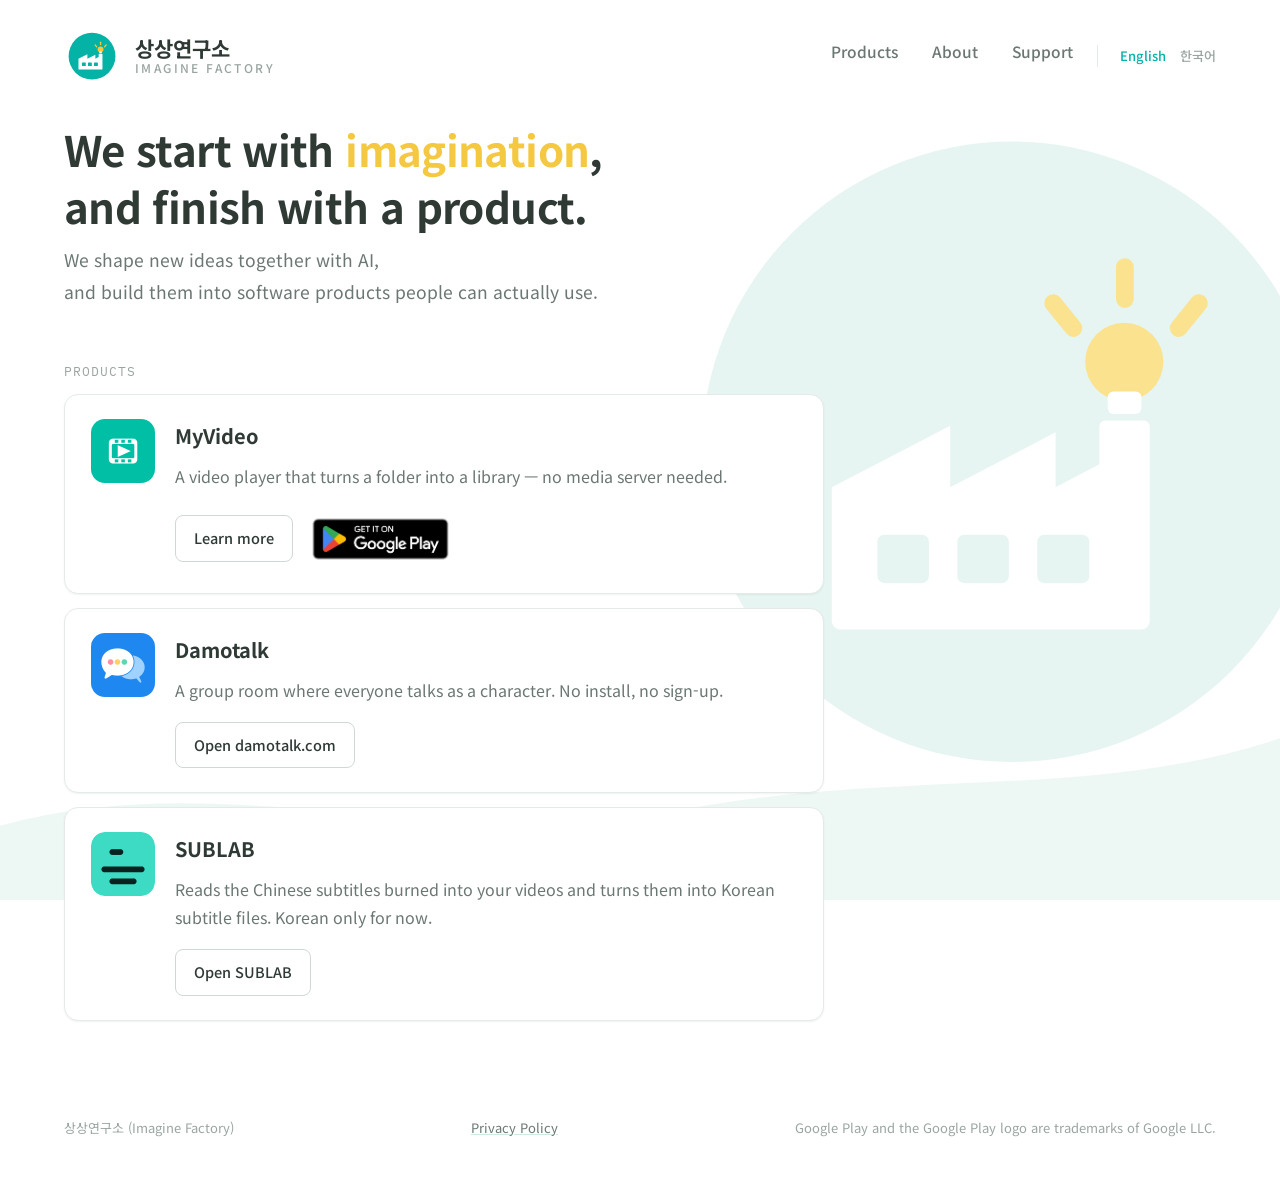
<file: index.html>
<!doctype html>
<html lang="ko">
<head>
<meta charset="utf-8">
<title>Imagine Factory</title>
<meta name="viewport" content="width=device-width, initial-scale=1">
<meta name="naver-site-verification" content="580a54d3d7f4ecb03203f69f05fb83fed1914a6e" />
<meta name="description" content="Imagine Factory — 상상한 것을 AI와의 협업으로 현실로 만듭니다. We turn what we imagine into reality, in collaboration with AI.">
<link rel="canonical" href="https://www.imaginefactory.kr/">
<link rel="icon" type="image/png" href="/assets/favicon.png">
<link rel="apple-touch-icon" href="/assets/apple-touch-icon.png">
<meta property="og:type" content="website">
<meta property="og:site_name" content="Imagine Factory">
<meta property="og:title" content="Imagine Factory">
<meta property="og:description" content="상상한 것을 AI와의 협업으로 현실로 만듭니다.">
<meta property="og:image" content="https://www.imaginefactory.kr/assets/og-image.png">
<meta property="og:url" content="https://www.imaginefactory.kr/">
<link rel="preconnect" href="https://fonts.googleapis.com">
<link rel="preconnect" href="https://fonts.gstatic.com" crossorigin>
<link href="https://fonts.googleapis.com/css2?family=Noto+Sans+KR:wght@400;500;700&family=IBM+Plex+Mono:wght@400;500&display=swap" rel="stylesheet">
<link rel="stylesheet" href="/assets/site.css?v=5">
</head>
<body>

<div class="site-bg" aria-hidden="true">
  <div class="site-bg-wave">
    <svg viewBox="0 0 1440 240" preserveAspectRatio="none" xmlns="http://www.w3.org/2000/svg">
      <path d="M0,150 C250,74 500,186 760,132 C1010,80 1230,120 1440,44 L1440,240 L0,240 Z" fill="var(--accent-soft)" opacity="0.7" />
    </svg>
  </div>
  <div class="site-bg-art">
      <svg viewBox="0 0 1254 1254" xmlns="http://www.w3.org/2000/svg">
        <circle cx="628" cy="630" r="524" fill="var(--accent-soft)" />
        <g fill="var(--warm-soft)">
          <rect x="804" y="303" width="30" height="84" rx="15" />
          <rect x="700" y="358" width="30" height="84" rx="15" transform="rotate(-39 715 400)" />
          <rect x="912" y="358" width="30" height="84" rx="15" transform="rotate(39 927 400)" />
          <circle cx="818" cy="478" r="66" />
        </g>
        <rect x="790" y="528" width="57" height="38" rx="10" fill="#ffffff" />
        <path d="M324,916 V690 L524,586 V690 L702,597 V690 L776,651 V587 A10,10 0 0 1 786,577 H851 A10,10 0 0 1 861,587 V916 A14,14 0 0 1 847,930 H338 A14,14 0 0 1 324,916 Z" fill="#ffffff" />
        <rect x="401" y="770" width="87" height="82" rx="12" fill="var(--accent-soft)" />
        <rect x="536" y="770" width="87" height="82" rx="12" fill="var(--accent-soft)" />
        <rect x="671" y="770" width="88" height="82" rx="12" fill="var(--accent-soft)" />
      </svg>
  </div>
</div>

<div class="topbar">
  <div class="topbar-inner">
    <a class="brand" href="/">
      <span class="brand-mark" aria-hidden="true">
        <svg viewBox="0 0 1254 1254" xmlns="http://www.w3.org/2000/svg">
          <circle cx="628" cy="630" r="524" fill="var(--brand)" />
          <g fill="var(--warm)">
            <rect x="804" y="303" width="30" height="84" rx="15" />
            <rect x="700" y="358" width="30" height="84" rx="15" transform="rotate(-39 715 400)" />
            <rect x="912" y="358" width="30" height="84" rx="15" transform="rotate(39 927 400)" />
            <circle cx="818" cy="478" r="66" />
          </g>
          <rect x="790" y="528" width="57" height="38" rx="10" fill="#ffffff" />
          <path d="M324,916 V690 L524,586 V690 L702,597 V690 L776,651 V587 A10,10 0 0 1 786,577 H851 A10,10 0 0 1 861,587 V916 A14,14 0 0 1 847,930 H338 A14,14 0 0 1 324,916 Z" fill="#ffffff" />
          <rect x="401" y="770" width="87" height="82" rx="12" fill="var(--brand)" />
          <rect x="536" y="770" width="87" height="82" rx="12" fill="var(--brand)" />
          <rect x="671" y="770" width="88" height="82" rx="12" fill="var(--brand)" />
        </svg>
      </span>
      <span class="brand-text">
        <span class="brand-name">상상연구소</span>
        <span class="brand-sub">IMAGINE FACTORY</span>
      </span>
    </a>
    <div class="nav-wrap">
      <nav class="nav-links">
        <a href="/products/">Products</a>
        <a href="/about/">About</a>
        <a href="/support/">Support</a>
      </nav>
      <nav class="lang-links">
        <a href="#" data-lang="en">English</a>
        <a href="#" data-lang="ko">한국어</a>
      </nav>
    </div>
  </div>
</div>

<div class="lang-block" id="en">
  <div class="hero home-hero">
    <div class="hero-copy">
      <h1 class="hero-title">We start with <span class="accent-word">imagination</span>,<br>and finish with a product.</h1>
      <p class="lede">We shape new ideas together with AI,<br>and build them into software products people can actually use.</p>
    </div>
  </div>

  <main>
    <section>
      <p class="eyebrow">Products</p>
      <div class="product-card">
        <img class="product-icon" src="/assets/myvideo-icon.png" alt="" width="64" height="64">
        <div class="product-card-body">
          <div class="product-card-head">
            <h3>MyVideo</h3>
          </div>
          <p>A video player that turns a folder into a library — no media server needed.</p>
          <div class="cta-row">
            <a class="btn" href="/products/myvideo/">Learn more</a>
            <a class="play-badge" href="https://play.google.com/store/apps/details?id=com.imaginefactory.myvideo">
              <img src="/assets/google-play-badge-en.png" alt="Get it on Google Play" width="646" height="250">
            </a>
          </div>
        </div>
      </div>
      <div class="product-card">
        <img class="product-icon" src="/assets/damotalk-icon.png" alt="" width="64" height="64">
        <div class="product-card-body">
          <div class="product-card-head">
            <h3>Damotalk</h3>
          </div>
          <p>A group room where everyone talks as a character. No install, no sign-up.</p>
          <div class="cta-row">
            <a class="btn" href="https://damotalk.com/">Open damotalk.com</a>
          </div>
        </div>
      </div>
      <div class="product-card">
        <img class="product-icon" src="/assets/sublab-icon.png" alt="" width="64" height="64">
        <div class="product-card-body">
          <div class="product-card-head">
            <h3>SUBLAB</h3>
          </div>
          <p>Reads the Chinese subtitles burned into your videos and turns them into Korean subtitle files. Korean only for now.</p>
          <div class="cta-row">
            <a class="btn" href="https://sublab.imaginefactory.kr/">Open SUBLAB</a>
          </div>
        </div>
      </div>
    </section>
  </main>
</div>

<div class="lang-block" id="ko" hidden>
  <div class="hero home-hero">
    <div class="hero-copy">
      <h1 class="hero-title"><span class="accent-word">상상</span>에서 시작해,<br>제품으로 완성합니다.</h1>
      <p class="lede">AI와 함께 아이디어를 구체화하고,<br>실제로 사용할 수 있는 소프트웨어 제품으로 만듭니다.</p>
    </div>
  </div>

  <main>
    <section>
      <p class="eyebrow">Products</p>
      <div class="product-card">
        <img class="product-icon" src="/assets/myvideo-icon.png" alt="" width="64" height="64">
        <div class="product-card-body">
          <div class="product-card-head">
            <h3>MyVideo</h3>
          </div>
          <p>폴더를 고르면 라이브러리가 되는 동영상 플레이어</p>
          <div class="cta-row">
            <a class="btn" href="/products/myvideo/">자세히 보기</a>
            <a class="play-badge" href="https://play.google.com/store/apps/details?id=com.imaginefactory.myvideo">
              <img src="/assets/google-play-badge-ko.png" alt="Google Play에서 다운로드하기" width="646" height="250">
            </a>
          </div>
        </div>
      </div>
      <div class="product-card">
        <img class="product-icon" src="/assets/damotalk-icon.png" alt="" width="64" height="64">
        <div class="product-card-body">
          <div class="product-card-head">
            <h3>다모톡</h3>
          </div>
          <p>설치·가입 없이 캐릭터로 대화하는 모임방</p>
          <div class="cta-row">
            <a class="btn" href="https://damotalk.com/">damotalk.com 열기</a>
          </div>
        </div>
      </div>
      <div class="product-card">
        <img class="product-icon" src="/assets/sublab-icon.png" alt="" width="64" height="64">
        <div class="product-card-body">
          <div class="product-card-head">
            <h3>SUBLAB</h3>
          </div>
          <p>영상 속 중국어 자막을 한국어 자막 파일로</p>
          <div class="cta-row">
            <a class="btn" href="https://sublab.imaginefactory.kr/">SUBLAB 열기</a>
          </div>
        </div>
      </div>
    </section>
  </main>
</div>

<footer>
  <span>상상연구소 (Imagine Factory)</span>
  <span><a href="/privacy/">Privacy Policy</a></span>
  <span>Google Play and the Google Play logo are trademarks of Google LLC.</span>
</footer>

<script src="/assets/site.js" defer></script>
</body>
</html>
</file>
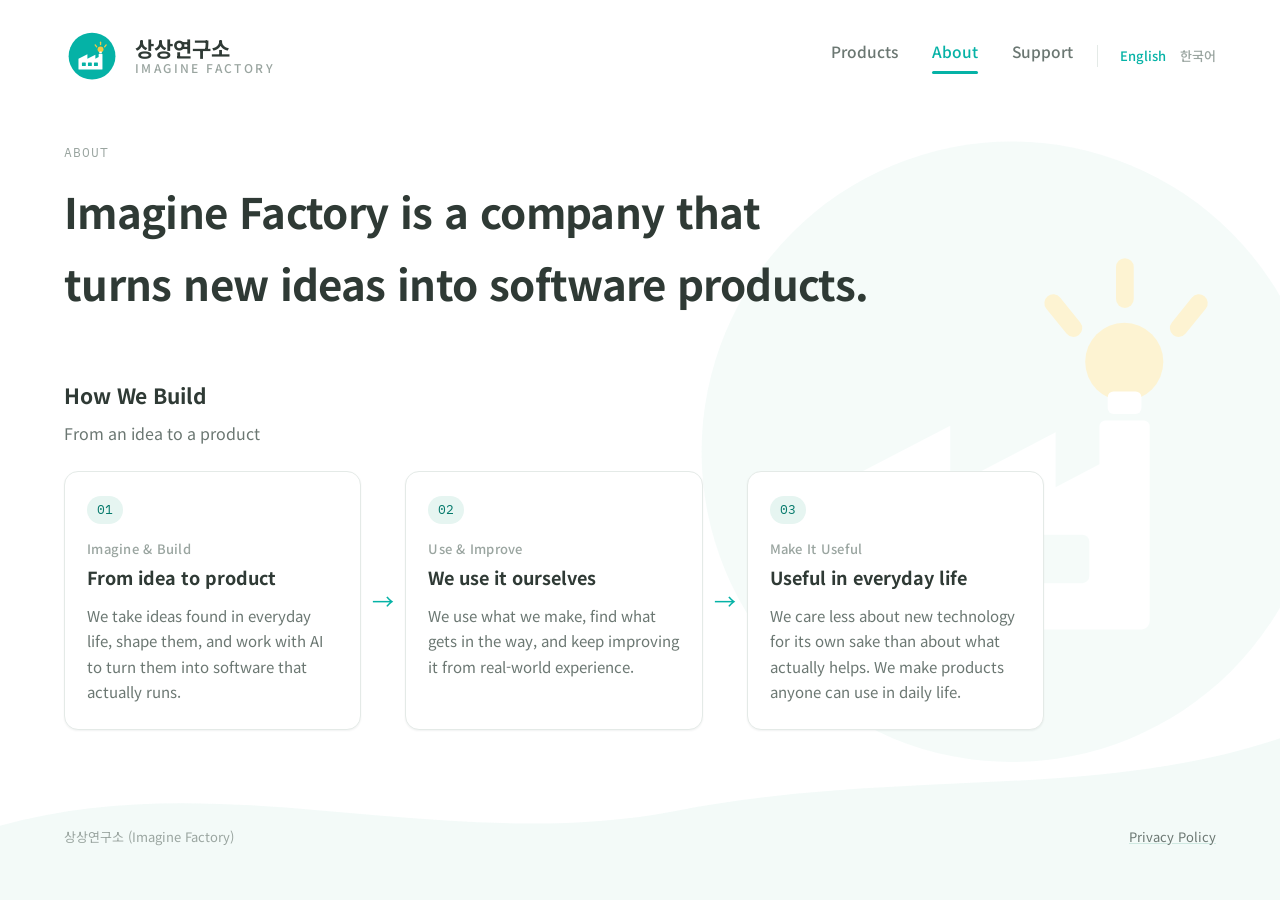
<file: about/index.html>
<!doctype html>
<html lang="ko">
<head>
<meta charset="utf-8">
<title>About — Imagine Factory</title>
<meta name="viewport" content="width=device-width, initial-scale=1">
<meta name="description" content="생각에서 시작해, 제품으로 완성합니다. From an idea to a finished product.">
<link rel="canonical" href="https://www.imaginefactory.kr/about/">
<link rel="icon" type="image/png" href="/assets/favicon.png">
<link rel="apple-touch-icon" href="/assets/apple-touch-icon.png">
<meta property="og:type" content="website">
<meta property="og:site_name" content="Imagine Factory">
<meta property="og:title" content="About — Imagine Factory">
<meta property="og:description" content="생각에서 시작해, 제품으로 완성합니다.">
<meta property="og:image" content="https://www.imaginefactory.kr/assets/og-image.png">
<meta property="og:url" content="https://www.imaginefactory.kr/about/">
<link rel="preconnect" href="https://fonts.googleapis.com">
<link rel="preconnect" href="https://fonts.gstatic.com" crossorigin>
<link href="https://fonts.googleapis.com/css2?family=Noto+Sans+KR:wght@400;500;700&family=IBM+Plex+Mono:wght@400;500&display=swap" rel="stylesheet">
<link rel="stylesheet" href="/assets/site.css?v=5">
<style>
main section.about-steps { max-width: 980px; }
.hero h1 { word-break: keep-all; }
.steps-title { margin: 28px 0 6px; }
.steps-sub { color: var(--text-muted); margin: 0 0 24px; }
.steps { display: grid; grid-template-columns: 1fr 24px 1fr 24px 1fr; align-items: stretch; gap: 10px; margin: 0; padding: 0; list-style: none; max-width: 980px; }
.steps li { margin: 0; background: var(--surface); border: 1px solid var(--border); border-radius: 14px; padding: 22px 22px 24px; box-shadow: 0 1px 2px var(--shadow); }
.steps .num { font-family: 'IBM Plex Mono', monospace; font-size: 13px; color: var(--accent); background: var(--accent-soft); border-radius: 999px; padding: 3px 10px; display: inline-block; }
.steps .en { display: block; margin: 14px 0 2px; font-size: 13px; letter-spacing: 0.02em; color: var(--text-faint); font-weight: 500; }
.steps h3 { font-size: 18px; margin: 0 0 10px; }
.steps p { margin: 0; color: var(--text-muted); font-size: 15px; line-height: 1.7; }
.steps .arrow { background: none; border: 0; box-shadow: none; padding: 0; display: flex; align-items: center; justify-content: center; color: var(--brand); font-size: 22px; }
@media (max-width: 900px) {
  .steps { grid-template-columns: 1fr; gap: 6px; max-width: 760px; }
  .steps-title { margin-top: 0; }
  .steps .arrow { transform: rotate(90deg); height: 28px; }
}
</style>
</head>
<body class="page">

<div class="site-bg" aria-hidden="true">
  <div class="site-bg-wave">
    <svg viewBox="0 0 1440 240" preserveAspectRatio="none" xmlns="http://www.w3.org/2000/svg">
      <path d="M0,150 C250,74 500,186 760,132 C1010,80 1230,120 1440,44 L1440,240 L0,240 Z" fill="var(--accent-soft)" opacity="0.7" />
    </svg>
  </div>
  <div class="site-bg-art">
      <svg viewBox="0 0 1254 1254" xmlns="http://www.w3.org/2000/svg">
        <circle cx="628" cy="630" r="524" fill="var(--accent-soft)" />
        <g fill="var(--warm-soft)">
          <rect x="804" y="303" width="30" height="84" rx="15" />
          <rect x="700" y="358" width="30" height="84" rx="15" transform="rotate(-39 715 400)" />
          <rect x="912" y="358" width="30" height="84" rx="15" transform="rotate(39 927 400)" />
          <circle cx="818" cy="478" r="66" />
        </g>
        <rect x="790" y="528" width="57" height="38" rx="10" fill="#ffffff" />
        <path d="M324,916 V690 L524,586 V690 L702,597 V690 L776,651 V587 A10,10 0 0 1 786,577 H851 A10,10 0 0 1 861,587 V916 A14,14 0 0 1 847,930 H338 A14,14 0 0 1 324,916 Z" fill="#ffffff" />
        <rect x="401" y="770" width="87" height="82" rx="12" fill="var(--accent-soft)" />
        <rect x="536" y="770" width="87" height="82" rx="12" fill="var(--accent-soft)" />
        <rect x="671" y="770" width="88" height="82" rx="12" fill="var(--accent-soft)" />
      </svg>
  </div>
</div>

<div class="topbar">
  <div class="topbar-inner">
    <a class="brand" href="/">
      <span class="brand-mark" aria-hidden="true">
        <svg viewBox="0 0 1254 1254" xmlns="http://www.w3.org/2000/svg">
          <circle cx="628" cy="630" r="524" fill="var(--brand)" />
          <g fill="var(--warm)">
            <rect x="804" y="303" width="30" height="84" rx="15" />
            <rect x="700" y="358" width="30" height="84" rx="15" transform="rotate(-39 715 400)" />
            <rect x="912" y="358" width="30" height="84" rx="15" transform="rotate(39 927 400)" />
            <circle cx="818" cy="478" r="66" />
          </g>
          <rect x="790" y="528" width="57" height="38" rx="10" fill="#ffffff" />
          <path d="M324,916 V690 L524,586 V690 L702,597 V690 L776,651 V587 A10,10 0 0 1 786,577 H851 A10,10 0 0 1 861,587 V916 A14,14 0 0 1 847,930 H338 A14,14 0 0 1 324,916 Z" fill="#ffffff" />
          <rect x="401" y="770" width="87" height="82" rx="12" fill="var(--brand)" />
          <rect x="536" y="770" width="87" height="82" rx="12" fill="var(--brand)" />
          <rect x="671" y="770" width="88" height="82" rx="12" fill="var(--brand)" />
        </svg>
      </span>
      <span class="brand-text">
        <span class="brand-name">상상연구소</span>
        <span class="brand-sub">IMAGINE FACTORY</span>
      </span>
    </a>
    <div class="nav-wrap">
      <nav class="nav-links">
        <a href="/products/">Products</a>
        <a href="/about/" class="current">About</a>
        <a href="/support/">Support</a>
      </nav>
      <nav class="lang-links">
        <a href="#" data-lang="en">English</a>
        <a href="#" data-lang="ko">한국어</a>
      </nav>
    </div>
  </div>
</div>

<div class="lang-block" id="en">
  <div class="hero">
    <p class="eyebrow">About</p>
    <h1>Imagine Factory is a company that turns new ideas into software products.</h1>
  </div>
  <main>
    <section class="about-steps">
    <h2 class="steps-title">How We Build</h2>
    <p class="steps-sub">From an idea to a product</p>
    <ol class="steps">
      <li><span class="num">01</span><span class="en">Imagine &amp; Build</span><h3>From idea to product</h3><p>We take ideas found in everyday life, shape them, and work with AI to turn them into software that actually runs.</p></li>
      <li class="arrow" aria-hidden="true">→</li>
      <li><span class="num">02</span><span class="en">Use &amp; Improve</span><h3>We use it ourselves</h3><p>We use what we make, find what gets in the way, and keep improving it from real-world experience.</p></li>
      <li class="arrow" aria-hidden="true">→</li>
      <li><span class="num">03</span><span class="en">Make It Useful</span><h3>Useful in everyday life</h3><p>We care less about new technology for its own sake than about what actually helps. We make products anyone can use in daily life.</p></li>
    </ol>
    </section>
  </main>
</div>

<div class="lang-block" id="ko" hidden>
  <div class="hero">
    <p class="eyebrow">About</p>
    <h1>상상연구소는 새로운 생각을 소프트웨어 제품으로 만드는 회사입니다.</h1>
  </div>
  <main>
    <section class="about-steps">
    <h2 class="steps-title">How We Build</h2>
    <p class="steps-sub">생각을 제품으로 만드는 과정</p>
    <ol class="steps">
      <li><span class="num">01</span><span class="en">Imagine &amp; Build</span><h3>아이디어를 제품으로</h3><p>일상에서 발견한 아이디어를 구체화하고, AI와 협업해 실제로 작동하는 소프트웨어 제품으로 만듭니다.</p></li>
      <li class="arrow" aria-hidden="true">→</li>
      <li><span class="num">02</span><span class="en">Use &amp; Improve</span><h3>직접 사용하며 개선</h3><p>우리가 직접 사용하면서 불편한 점을 찾고, 실제 사용 환경에서 얻은 경험을 바탕으로 끊임없이 개선합니다.</p></li>
      <li class="arrow" aria-hidden="true">→</li>
      <li><span class="num">03</span><span class="en">Make It Useful</span><h3>일상에 유용한 제품</h3><p>새로운 기술 자체보다 실제로 도움이 되는 경험을 중요하게 생각합니다. 누구나 일상에서 유용하게 쓸 수 있는 제품을 만듭니다.</p></li>
    </ol>
    </section>
  </main>
</div>

<footer>
  <span>상상연구소 (Imagine Factory)</span>
  <span><a href="/privacy/">Privacy Policy</a></span>
</footer>

<script src="/assets/site.js" defer></script>
</body>
</html>
</file>
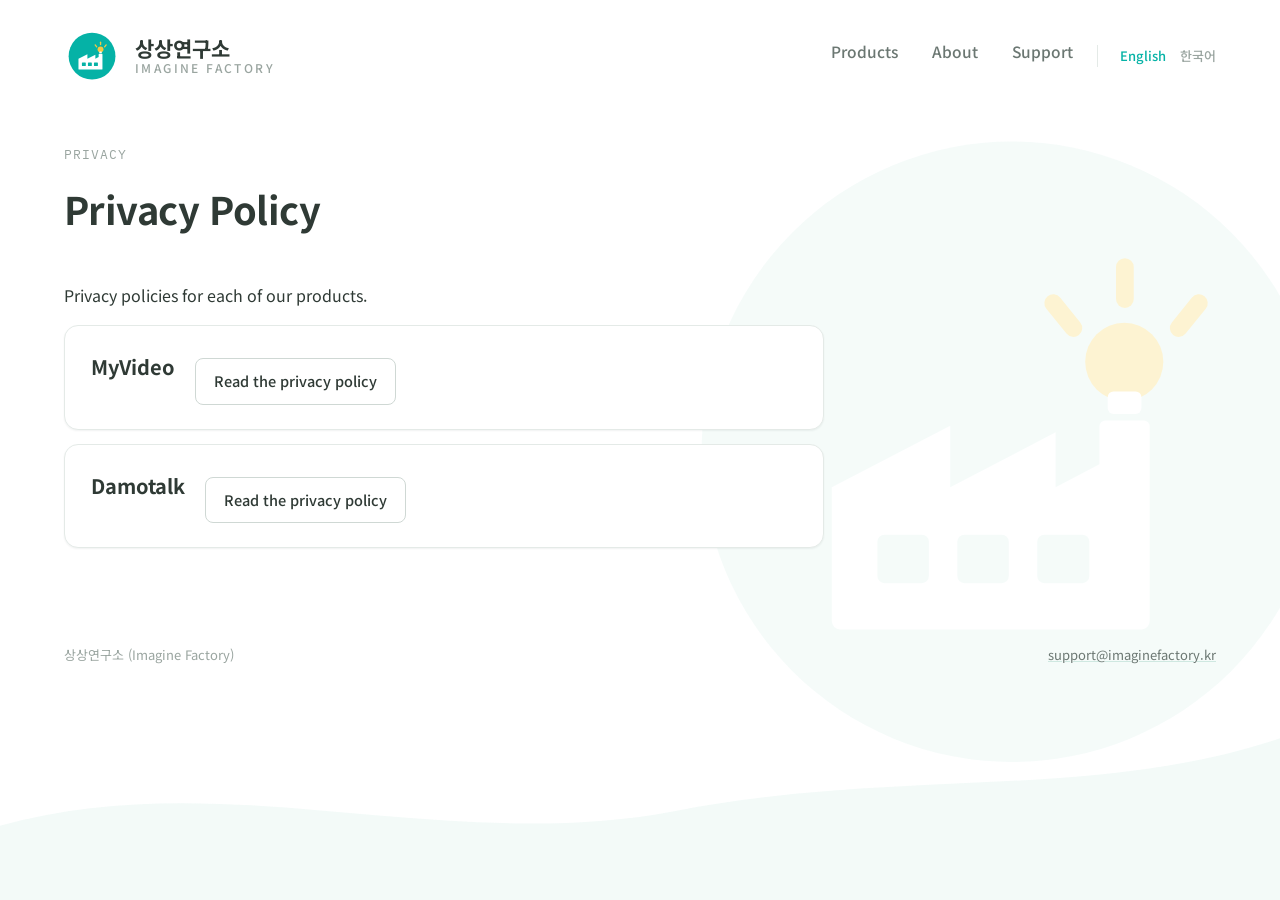
<file: privacy/index.html>
<!doctype html>
<html lang="ko">
<head>
<meta charset="utf-8">
<title>Privacy Policy — Imagine Factory</title>
<meta name="viewport" content="width=device-width, initial-scale=1">
<meta name="description" content="제품별 개인정보처리방침. Privacy policies for each of our products.">
<link rel="canonical" href="https://www.imaginefactory.kr/privacy/">
<link rel="icon" type="image/png" href="/assets/favicon.png">
<link rel="apple-touch-icon" href="/assets/apple-touch-icon.png">
<meta property="og:type" content="website">
<meta property="og:site_name" content="Imagine Factory">
<meta property="og:title" content="Privacy Policy — Imagine Factory">
<meta property="og:image" content="https://www.imaginefactory.kr/assets/og-image.png">
<meta property="og:url" content="https://www.imaginefactory.kr/privacy/">
<link rel="preconnect" href="https://fonts.googleapis.com">
<link rel="preconnect" href="https://fonts.gstatic.com" crossorigin>
<link href="https://fonts.googleapis.com/css2?family=Noto+Sans+KR:wght@400;500;700&family=IBM+Plex+Mono:wght@400;500&display=swap" rel="stylesheet">
<link rel="stylesheet" href="/assets/site.css?v=5">
</head>
<body class="page">

<div class="site-bg" aria-hidden="true">
  <div class="site-bg-wave">
    <svg viewBox="0 0 1440 240" preserveAspectRatio="none" xmlns="http://www.w3.org/2000/svg">
      <path d="M0,150 C250,74 500,186 760,132 C1010,80 1230,120 1440,44 L1440,240 L0,240 Z" fill="var(--accent-soft)" opacity="0.7" />
    </svg>
  </div>
  <div class="site-bg-art">
      <svg viewBox="0 0 1254 1254" xmlns="http://www.w3.org/2000/svg">
        <circle cx="628" cy="630" r="524" fill="var(--accent-soft)" />
        <g fill="var(--warm-soft)">
          <rect x="804" y="303" width="30" height="84" rx="15" />
          <rect x="700" y="358" width="30" height="84" rx="15" transform="rotate(-39 715 400)" />
          <rect x="912" y="358" width="30" height="84" rx="15" transform="rotate(39 927 400)" />
          <circle cx="818" cy="478" r="66" />
        </g>
        <rect x="790" y="528" width="57" height="38" rx="10" fill="#ffffff" />
        <path d="M324,916 V690 L524,586 V690 L702,597 V690 L776,651 V587 A10,10 0 0 1 786,577 H851 A10,10 0 0 1 861,587 V916 A14,14 0 0 1 847,930 H338 A14,14 0 0 1 324,916 Z" fill="#ffffff" />
        <rect x="401" y="770" width="87" height="82" rx="12" fill="var(--accent-soft)" />
        <rect x="536" y="770" width="87" height="82" rx="12" fill="var(--accent-soft)" />
        <rect x="671" y="770" width="88" height="82" rx="12" fill="var(--accent-soft)" />
      </svg>
  </div>
</div>

<div class="topbar">
  <div class="topbar-inner">
    <a class="brand" href="/">
      <span class="brand-mark" aria-hidden="true">
        <svg viewBox="0 0 1254 1254" xmlns="http://www.w3.org/2000/svg">
          <circle cx="628" cy="630" r="524" fill="var(--brand)" />
          <g fill="var(--warm)">
            <rect x="804" y="303" width="30" height="84" rx="15" />
            <rect x="700" y="358" width="30" height="84" rx="15" transform="rotate(-39 715 400)" />
            <rect x="912" y="358" width="30" height="84" rx="15" transform="rotate(39 927 400)" />
            <circle cx="818" cy="478" r="66" />
          </g>
          <rect x="790" y="528" width="57" height="38" rx="10" fill="#ffffff" />
          <path d="M324,916 V690 L524,586 V690 L702,597 V690 L776,651 V587 A10,10 0 0 1 786,577 H851 A10,10 0 0 1 861,587 V916 A14,14 0 0 1 847,930 H338 A14,14 0 0 1 324,916 Z" fill="#ffffff" />
          <rect x="401" y="770" width="87" height="82" rx="12" fill="var(--brand)" />
          <rect x="536" y="770" width="87" height="82" rx="12" fill="var(--brand)" />
          <rect x="671" y="770" width="88" height="82" rx="12" fill="var(--brand)" />
        </svg>
      </span>
      <span class="brand-text">
        <span class="brand-name">상상연구소</span>
        <span class="brand-sub">IMAGINE FACTORY</span>
      </span>
    </a>
    <div class="nav-wrap">
      <nav class="nav-links">
        <a href="/products/">Products</a>
        <a href="/about/">About</a>
        <a href="/support/">Support</a>
      </nav>
      <nav class="lang-links">
        <a href="#" data-lang="en">English</a>
        <a href="#" data-lang="ko">한국어</a>
      </nav>
    </div>
  </div>
</div>

<main class="doc-main">
  <div class="doc-header">
    <p class="eyebrow">Privacy</p>
    <h1>Privacy Policy</h1>
  </div>

  <section class="lang-block" id="en">
    <p>Privacy policies for each of our products.</p>
    <div class="product-card">
      <div class="product-card-head"><h3>MyVideo</h3></div>
      <div class="cta-row">
        <a class="btn" href="/privacy/myvideo/">Read the privacy policy</a>
      </div>
    </div>
    <div class="product-card">
      <div class="product-card-head"><h3>Damotalk</h3></div>
      <div class="cta-row">
        <a class="btn" href="https://damotalk.com/privacy">Read the privacy policy</a>
      </div>
    </div>
  </section>

  <section class="lang-block" id="ko" hidden>
    <p>제품별 개인정보처리방침입니다.</p>
    <div class="product-card">
      <div class="product-card-head"><h3>MyVideo</h3></div>
      <div class="cta-row">
        <a class="btn" href="/privacy/myvideo/">개인정보처리방침 보기</a>
      </div>
    </div>
    <div class="product-card">
      <div class="product-card-head"><h3>다모톡</h3></div>
      <div class="cta-row">
        <a class="btn" href="https://damotalk.com/privacy">개인정보처리방침 보기</a>
      </div>
    </div>
  </section>
</main>

<footer>
  <span>상상연구소 (Imagine Factory)</span>
  <span><a href="mailto:support@imaginefactory.kr">support@imaginefactory.kr</a></span>
</footer>

<script src="/assets/site.js" defer></script>
</body>
</html>
</file>
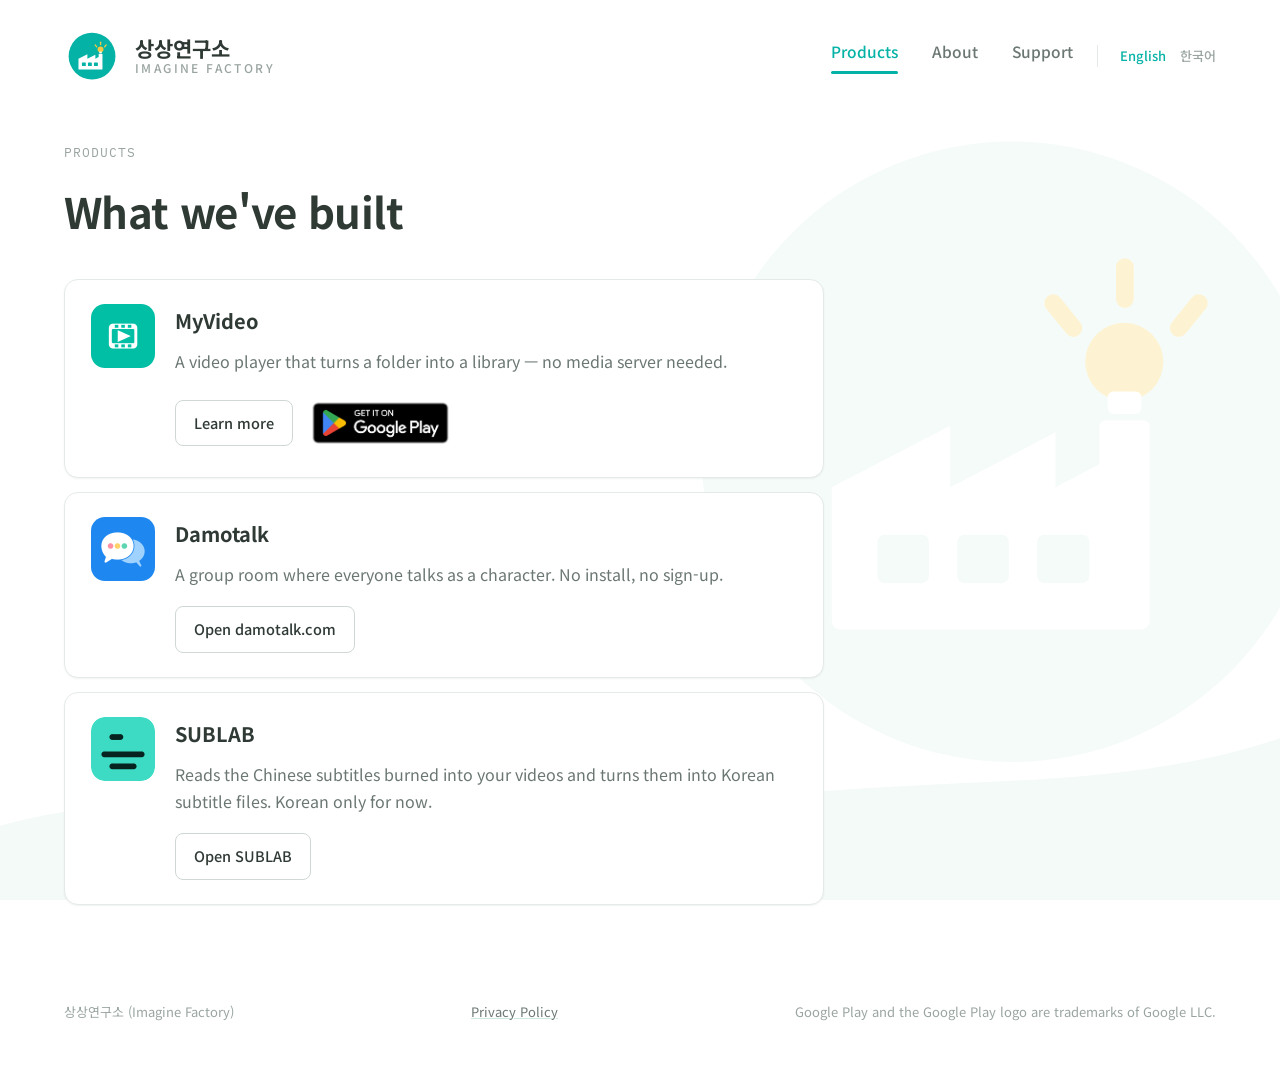
<file: products/index.html>
<!doctype html>
<html lang="ko">
<head>
<meta charset="utf-8">
<title>Products — Imagine Factory</title>
<meta name="viewport" content="width=device-width, initial-scale=1">
<meta name="description" content="Imagine Factory가 만든 소프트웨어 제품들. Software built by Imagine Factory.">
<link rel="canonical" href="https://www.imaginefactory.kr/products/">
<link rel="icon" type="image/png" href="/assets/favicon.png">
<link rel="apple-touch-icon" href="/assets/apple-touch-icon.png">
<meta property="og:type" content="website">
<meta property="og:site_name" content="Imagine Factory">
<meta property="og:title" content="Products — Imagine Factory">
<meta property="og:description" content="Imagine Factory가 만든 소프트웨어 제품들.">
<meta property="og:image" content="https://www.imaginefactory.kr/assets/og-image.png">
<meta property="og:url" content="https://www.imaginefactory.kr/products/">
<link rel="preconnect" href="https://fonts.googleapis.com">
<link rel="preconnect" href="https://fonts.gstatic.com" crossorigin>
<link href="https://fonts.googleapis.com/css2?family=Noto+Sans+KR:wght@400;500;700&family=IBM+Plex+Mono:wght@400;500&display=swap" rel="stylesheet">
<link rel="stylesheet" href="/assets/site.css?v=5">
</head>
<body class="page">

<div class="site-bg" aria-hidden="true">
  <div class="site-bg-wave">
    <svg viewBox="0 0 1440 240" preserveAspectRatio="none" xmlns="http://www.w3.org/2000/svg">
      <path d="M0,150 C250,74 500,186 760,132 C1010,80 1230,120 1440,44 L1440,240 L0,240 Z" fill="var(--accent-soft)" opacity="0.7" />
    </svg>
  </div>
  <div class="site-bg-art">
      <svg viewBox="0 0 1254 1254" xmlns="http://www.w3.org/2000/svg">
        <circle cx="628" cy="630" r="524" fill="var(--accent-soft)" />
        <g fill="var(--warm-soft)">
          <rect x="804" y="303" width="30" height="84" rx="15" />
          <rect x="700" y="358" width="30" height="84" rx="15" transform="rotate(-39 715 400)" />
          <rect x="912" y="358" width="30" height="84" rx="15" transform="rotate(39 927 400)" />
          <circle cx="818" cy="478" r="66" />
        </g>
        <rect x="790" y="528" width="57" height="38" rx="10" fill="#ffffff" />
        <path d="M324,916 V690 L524,586 V690 L702,597 V690 L776,651 V587 A10,10 0 0 1 786,577 H851 A10,10 0 0 1 861,587 V916 A14,14 0 0 1 847,930 H338 A14,14 0 0 1 324,916 Z" fill="#ffffff" />
        <rect x="401" y="770" width="87" height="82" rx="12" fill="var(--accent-soft)" />
        <rect x="536" y="770" width="87" height="82" rx="12" fill="var(--accent-soft)" />
        <rect x="671" y="770" width="88" height="82" rx="12" fill="var(--accent-soft)" />
      </svg>
  </div>
</div>

<div class="topbar">
  <div class="topbar-inner">
    <a class="brand" href="/">
      <span class="brand-mark" aria-hidden="true">
        <svg viewBox="0 0 1254 1254" xmlns="http://www.w3.org/2000/svg">
          <circle cx="628" cy="630" r="524" fill="var(--brand)" />
          <g fill="var(--warm)">
            <rect x="804" y="303" width="30" height="84" rx="15" />
            <rect x="700" y="358" width="30" height="84" rx="15" transform="rotate(-39 715 400)" />
            <rect x="912" y="358" width="30" height="84" rx="15" transform="rotate(39 927 400)" />
            <circle cx="818" cy="478" r="66" />
          </g>
          <rect x="790" y="528" width="57" height="38" rx="10" fill="#ffffff" />
          <path d="M324,916 V690 L524,586 V690 L702,597 V690 L776,651 V587 A10,10 0 0 1 786,577 H851 A10,10 0 0 1 861,587 V916 A14,14 0 0 1 847,930 H338 A14,14 0 0 1 324,916 Z" fill="#ffffff" />
          <rect x="401" y="770" width="87" height="82" rx="12" fill="var(--brand)" />
          <rect x="536" y="770" width="87" height="82" rx="12" fill="var(--brand)" />
          <rect x="671" y="770" width="88" height="82" rx="12" fill="var(--brand)" />
        </svg>
      </span>
      <span class="brand-text">
        <span class="brand-name">상상연구소</span>
        <span class="brand-sub">IMAGINE FACTORY</span>
      </span>
    </a>
    <div class="nav-wrap">
      <nav class="nav-links">
        <a href="/products/" class="current">Products</a>
        <a href="/about/">About</a>
        <a href="/support/">Support</a>
      </nav>
      <nav class="lang-links">
        <a href="#" data-lang="en">English</a>
        <a href="#" data-lang="ko">한국어</a>
      </nav>
    </div>
  </div>
</div>

<div class="lang-block" id="en">
  <div class="hero">
    <p class="eyebrow">Products</p>
    <h1>What we've built</h1>
  </div>
  <main>
    <section>
      <div class="product-card">
        <img class="product-icon" src="/assets/myvideo-icon.png" alt="" width="64" height="64">
        <div class="product-card-body">
          <div class="product-card-head">
            <h3>MyVideo</h3>
          </div>
          <p>A video player that turns a folder into a library — no media server needed.</p>
          <div class="cta-row">
            <a class="btn" href="/products/myvideo/">Learn more</a>
            <a class="play-badge" href="https://play.google.com/store/apps/details?id=com.imaginefactory.myvideo">
              <img src="/assets/google-play-badge-en.png" alt="Get it on Google Play" width="646" height="250">
            </a>
          </div>
        </div>
      </div>
      <div class="product-card">
        <img class="product-icon" src="/assets/damotalk-icon.png" alt="" width="64" height="64">
        <div class="product-card-body">
          <div class="product-card-head">
            <h3>Damotalk</h3>
          </div>
          <p>A group room where everyone talks as a character. No install, no sign-up.</p>
          <div class="cta-row">
            <a class="btn" href="https://damotalk.com/">Open damotalk.com</a>
          </div>
        </div>
      </div>
      <div class="product-card">
        <img class="product-icon" src="/assets/sublab-icon.png" alt="" width="64" height="64">
        <div class="product-card-body">
          <div class="product-card-head">
            <h3>SUBLAB</h3>
          </div>
          <p>Reads the Chinese subtitles burned into your videos and turns them into Korean subtitle files. Korean only for now.</p>
          <div class="cta-row">
            <a class="btn" href="https://sublab.imaginefactory.kr/">Open SUBLAB</a>
          </div>
        </div>
      </div>
    </section>
  </main>
</div>

<div class="lang-block" id="ko" hidden>
  <div class="hero">
    <p class="eyebrow">Products</p>
    <h1>상상연구소의 제품들</h1>
  </div>
  <main>
    <section>
      <div class="product-card">
        <img class="product-icon" src="/assets/myvideo-icon.png" alt="" width="64" height="64">
        <div class="product-card-body">
          <div class="product-card-head">
            <h3>MyVideo</h3>
          </div>
          <p>폴더를 고르면 라이브러리가 되는 동영상 플레이어</p>
          <div class="cta-row">
            <a class="btn" href="/products/myvideo/">자세히 보기</a>
            <a class="play-badge" href="https://play.google.com/store/apps/details?id=com.imaginefactory.myvideo">
              <img src="/assets/google-play-badge-ko.png" alt="Google Play에서 다운로드하기" width="646" height="250">
            </a>
          </div>
        </div>
      </div>
      <div class="product-card">
        <img class="product-icon" src="/assets/damotalk-icon.png" alt="" width="64" height="64">
        <div class="product-card-body">
          <div class="product-card-head">
            <h3>다모톡</h3>
          </div>
          <p>설치·가입 없이 캐릭터로 대화하는 모임방</p>
          <div class="cta-row">
            <a class="btn" href="https://damotalk.com/">damotalk.com 열기</a>
          </div>
        </div>
      </div>
      <div class="product-card">
        <img class="product-icon" src="/assets/sublab-icon.png" alt="" width="64" height="64">
        <div class="product-card-body">
          <div class="product-card-head">
            <h3>SUBLAB</h3>
          </div>
          <p>영상 속 중국어 자막을 한국어 자막 파일로</p>
          <div class="cta-row">
            <a class="btn" href="https://sublab.imaginefactory.kr/">SUBLAB 열기</a>
          </div>
        </div>
      </div>
    </section>
  </main>
</div>

<footer>
  <span>상상연구소 (Imagine Factory)</span>
  <span><a href="/privacy/">Privacy Policy</a></span>
  <span>Google Play and the Google Play logo are trademarks of Google LLC.</span>
</footer>

<script src="/assets/site.js" defer></script>
</body>
</html>
</file>
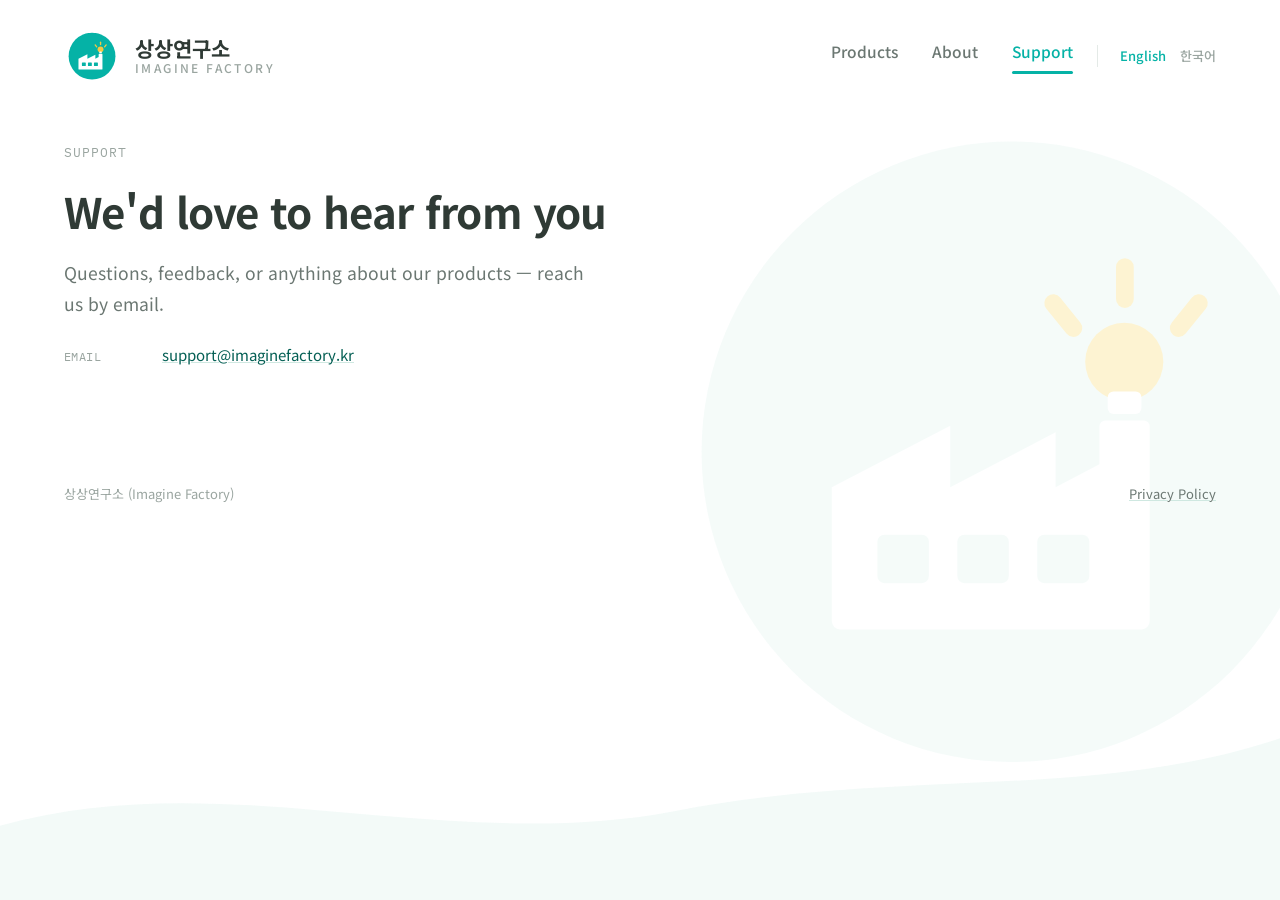
<file: support/index.html>
<!doctype html>
<html lang="ko">
<head>
<meta charset="utf-8">
<title>Support — Imagine Factory</title>
<meta name="viewport" content="width=device-width, initial-scale=1">
<meta name="description" content="Imagine Factory에 궁금한 점이나 의견을 알려주세요. Questions or feedback for Imagine Factory.">
<link rel="canonical" href="https://www.imaginefactory.kr/support/">
<link rel="icon" type="image/png" href="/assets/favicon.png">
<link rel="apple-touch-icon" href="/assets/apple-touch-icon.png">
<meta property="og:type" content="website">
<meta property="og:site_name" content="Imagine Factory">
<meta property="og:title" content="Support — Imagine Factory">
<meta property="og:image" content="https://www.imaginefactory.kr/assets/og-image.png">
<meta property="og:url" content="https://www.imaginefactory.kr/support/">
<link rel="preconnect" href="https://fonts.googleapis.com">
<link rel="preconnect" href="https://fonts.gstatic.com" crossorigin>
<link href="https://fonts.googleapis.com/css2?family=Noto+Sans+KR:wght@400;500;700&family=IBM+Plex+Mono:wght@400;500&display=swap" rel="stylesheet">
<link rel="stylesheet" href="/assets/site.css?v=5">
</head>
<body class="page">

<div class="site-bg" aria-hidden="true">
  <div class="site-bg-wave">
    <svg viewBox="0 0 1440 240" preserveAspectRatio="none" xmlns="http://www.w3.org/2000/svg">
      <path d="M0,150 C250,74 500,186 760,132 C1010,80 1230,120 1440,44 L1440,240 L0,240 Z" fill="var(--accent-soft)" opacity="0.7" />
    </svg>
  </div>
  <div class="site-bg-art">
      <svg viewBox="0 0 1254 1254" xmlns="http://www.w3.org/2000/svg">
        <circle cx="628" cy="630" r="524" fill="var(--accent-soft)" />
        <g fill="var(--warm-soft)">
          <rect x="804" y="303" width="30" height="84" rx="15" />
          <rect x="700" y="358" width="30" height="84" rx="15" transform="rotate(-39 715 400)" />
          <rect x="912" y="358" width="30" height="84" rx="15" transform="rotate(39 927 400)" />
          <circle cx="818" cy="478" r="66" />
        </g>
        <rect x="790" y="528" width="57" height="38" rx="10" fill="#ffffff" />
        <path d="M324,916 V690 L524,586 V690 L702,597 V690 L776,651 V587 A10,10 0 0 1 786,577 H851 A10,10 0 0 1 861,587 V916 A14,14 0 0 1 847,930 H338 A14,14 0 0 1 324,916 Z" fill="#ffffff" />
        <rect x="401" y="770" width="87" height="82" rx="12" fill="var(--accent-soft)" />
        <rect x="536" y="770" width="87" height="82" rx="12" fill="var(--accent-soft)" />
        <rect x="671" y="770" width="88" height="82" rx="12" fill="var(--accent-soft)" />
      </svg>
  </div>
</div>

<div class="topbar">
  <div class="topbar-inner">
    <a class="brand" href="/">
      <span class="brand-mark" aria-hidden="true">
        <svg viewBox="0 0 1254 1254" xmlns="http://www.w3.org/2000/svg">
          <circle cx="628" cy="630" r="524" fill="var(--brand)" />
          <g fill="var(--warm)">
            <rect x="804" y="303" width="30" height="84" rx="15" />
            <rect x="700" y="358" width="30" height="84" rx="15" transform="rotate(-39 715 400)" />
            <rect x="912" y="358" width="30" height="84" rx="15" transform="rotate(39 927 400)" />
            <circle cx="818" cy="478" r="66" />
          </g>
          <rect x="790" y="528" width="57" height="38" rx="10" fill="#ffffff" />
          <path d="M324,916 V690 L524,586 V690 L702,597 V690 L776,651 V587 A10,10 0 0 1 786,577 H851 A10,10 0 0 1 861,587 V916 A14,14 0 0 1 847,930 H338 A14,14 0 0 1 324,916 Z" fill="#ffffff" />
          <rect x="401" y="770" width="87" height="82" rx="12" fill="var(--brand)" />
          <rect x="536" y="770" width="87" height="82" rx="12" fill="var(--brand)" />
          <rect x="671" y="770" width="88" height="82" rx="12" fill="var(--brand)" />
        </svg>
      </span>
      <span class="brand-text">
        <span class="brand-name">상상연구소</span>
        <span class="brand-sub">IMAGINE FACTORY</span>
      </span>
    </a>
    <div class="nav-wrap">
      <nav class="nav-links">
        <a href="/products/">Products</a>
        <a href="/about/">About</a>
        <a href="/support/" class="current">Support</a>
      </nav>
      <nav class="lang-links">
        <a href="#" data-lang="en">English</a>
        <a href="#" data-lang="ko">한국어</a>
      </nav>
    </div>
  </div>
</div>

<div class="lang-block" id="en">
  <div class="hero">
    <p class="eyebrow">Support</p>
    <h1>We'd love to hear from you</h1>
    <p class="lede">Questions, feedback, or anything about our products — reach us by email.</p>
  </div>
  <main>
    <section>
      <dl class="contact-list">
        <div class="contact-line">
          <dt>Email</dt>
          <dd><a href="mailto:support@imaginefactory.kr">support@imaginefactory.kr</a></dd>
        </div>
      </dl>
    </section>
  </main>
</div>

<div class="lang-block" id="ko" hidden>
  <div class="hero">
    <p class="eyebrow">Support</p>
    <h1>언제든 알려주세요</h1>
    <p class="lede">궁금한 점이나 의견, 제품 관련 문의는 이메일로 받고 있습니다.</p>
  </div>
  <main>
    <section>
      <dl class="contact-list">
        <div class="contact-line">
          <dt>이메일</dt>
          <dd><a href="mailto:support@imaginefactory.kr">support@imaginefactory.kr</a></dd>
        </div>
      </dl>
    </section>
  </main>
</div>

<footer>
  <span>상상연구소 (Imagine Factory)</span>
  <span><a href="/privacy/">Privacy Policy</a></span>
</footer>

<script src="/assets/site.js" defer></script>
</body>
</html>
</file>
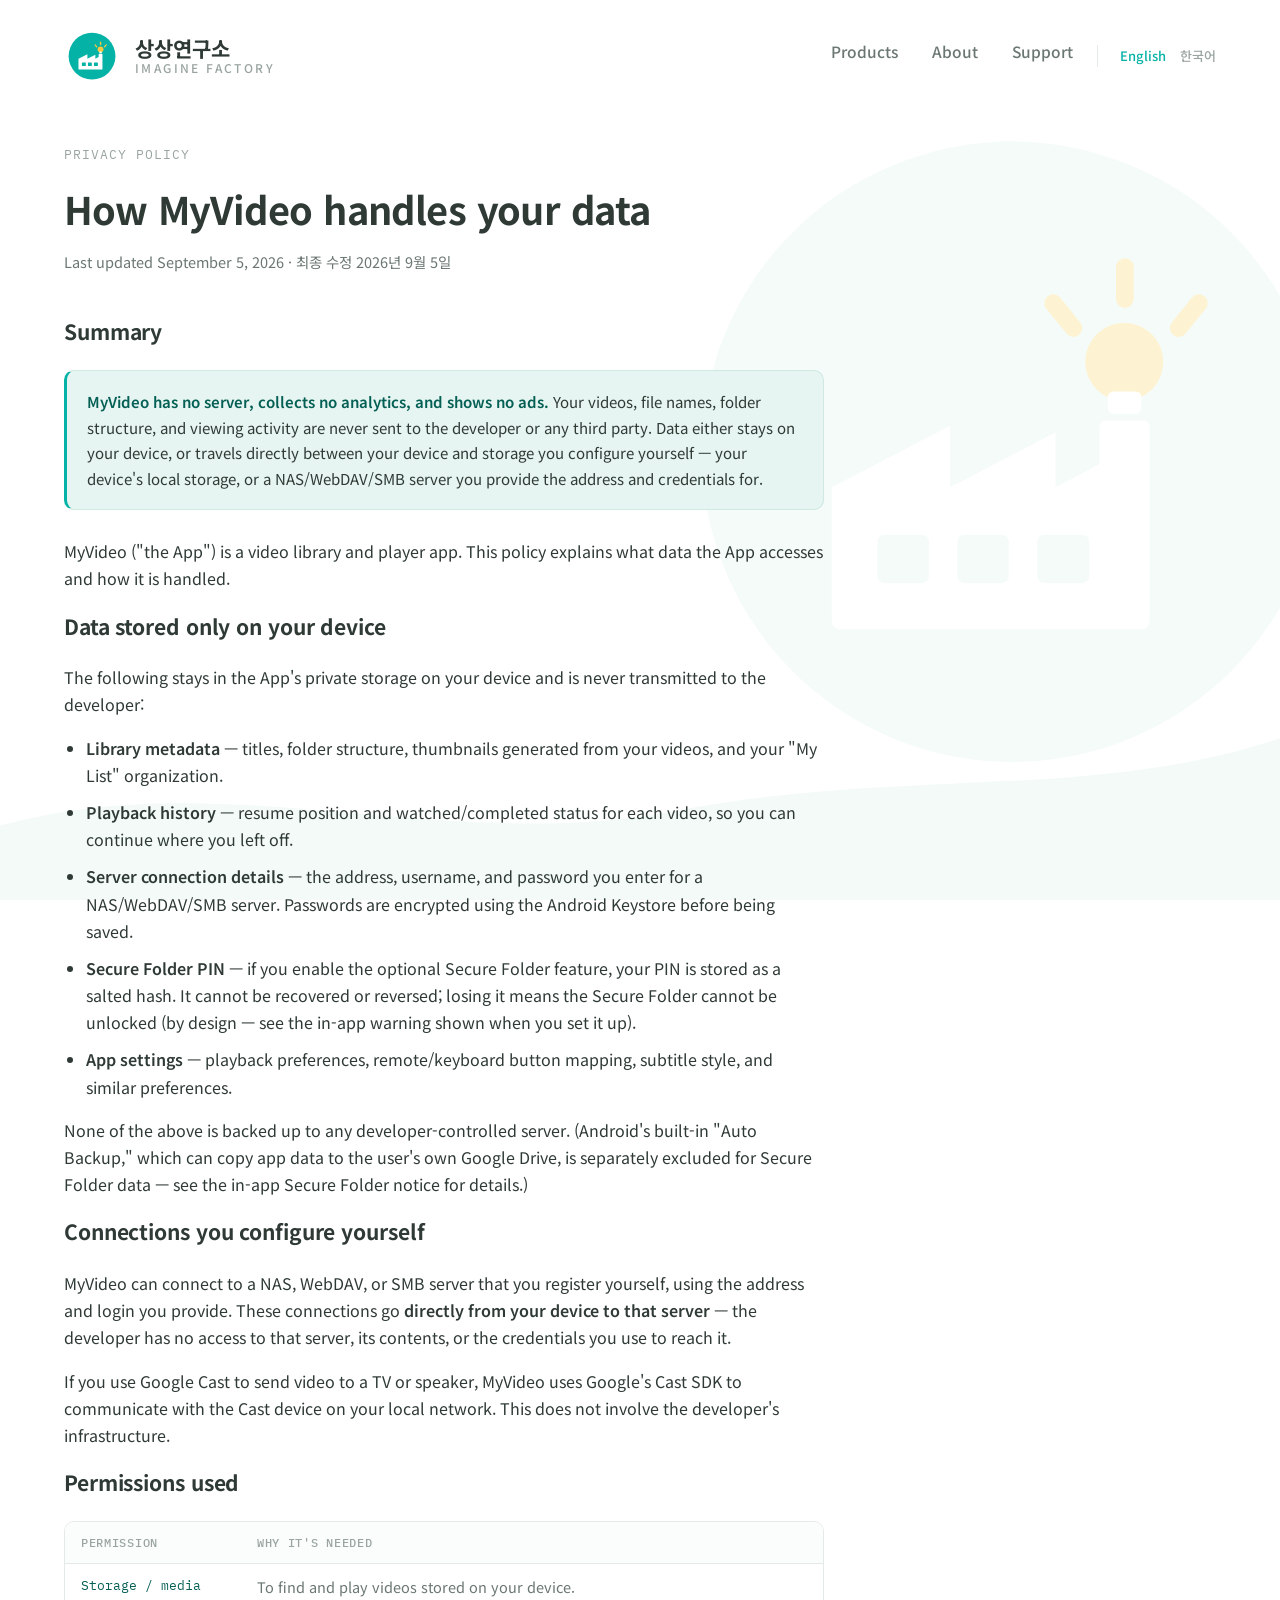
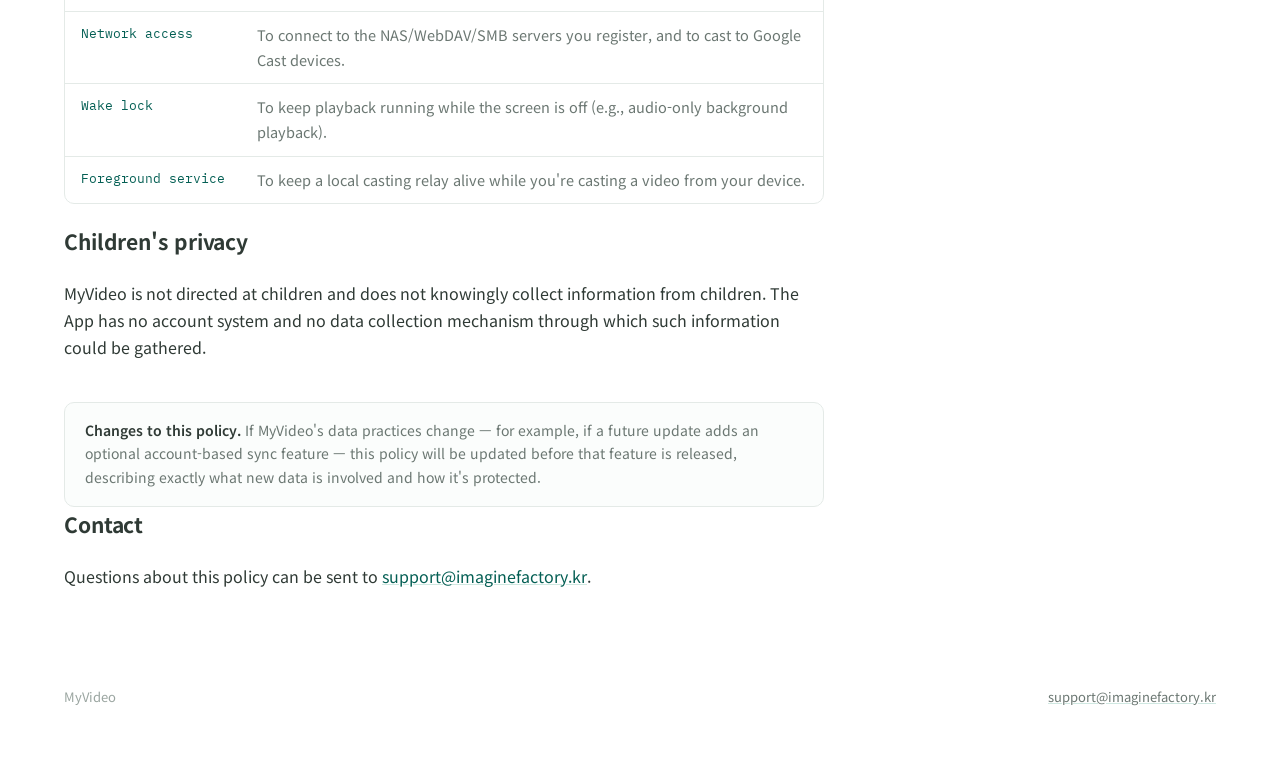
<file: privacy/myvideo/index.html>
<!doctype html>
<html lang="ko">
<head>
<meta charset="utf-8">
<title>MyVideo Privacy Policy — Imagine Factory</title>
<meta name="viewport" content="width=device-width, initial-scale=1">
<link rel="canonical" href="https://www.imaginefactory.kr/privacy/myvideo/">
<link rel="icon" type="image/png" href="/assets/favicon.png">
<link rel="apple-touch-icon" href="/assets/apple-touch-icon.png">
<meta property="og:type" content="website">
<meta property="og:site_name" content="Imagine Factory">
<meta property="og:title" content="MyVideo Privacy Policy">
<meta property="og:image" content="https://www.imaginefactory.kr/assets/og-image.png">
<meta property="og:url" content="https://www.imaginefactory.kr/privacy/myvideo/">
<link rel="preconnect" href="https://fonts.googleapis.com">
<link rel="preconnect" href="https://fonts.gstatic.com" crossorigin>
<link href="https://fonts.googleapis.com/css2?family=Noto+Sans+KR:wght@400;500;700&family=IBM+Plex+Mono:wght@400;500&display=swap" rel="stylesheet">
<link rel="stylesheet" href="/assets/site.css?v=5">
</head>
<body class="page">

<div class="site-bg" aria-hidden="true">
  <div class="site-bg-wave">
    <svg viewBox="0 0 1440 240" preserveAspectRatio="none" xmlns="http://www.w3.org/2000/svg">
      <path d="M0,150 C250,74 500,186 760,132 C1010,80 1230,120 1440,44 L1440,240 L0,240 Z" fill="var(--accent-soft)" opacity="0.7" />
    </svg>
  </div>
  <div class="site-bg-art">
      <svg viewBox="0 0 1254 1254" xmlns="http://www.w3.org/2000/svg">
        <circle cx="628" cy="630" r="524" fill="var(--accent-soft)" />
        <g fill="var(--warm-soft)">
          <rect x="804" y="303" width="30" height="84" rx="15" />
          <rect x="700" y="358" width="30" height="84" rx="15" transform="rotate(-39 715 400)" />
          <rect x="912" y="358" width="30" height="84" rx="15" transform="rotate(39 927 400)" />
          <circle cx="818" cy="478" r="66" />
        </g>
        <rect x="790" y="528" width="57" height="38" rx="10" fill="#ffffff" />
        <path d="M324,916 V690 L524,586 V690 L702,597 V690 L776,651 V587 A10,10 0 0 1 786,577 H851 A10,10 0 0 1 861,587 V916 A14,14 0 0 1 847,930 H338 A14,14 0 0 1 324,916 Z" fill="#ffffff" />
        <rect x="401" y="770" width="87" height="82" rx="12" fill="var(--accent-soft)" />
        <rect x="536" y="770" width="87" height="82" rx="12" fill="var(--accent-soft)" />
        <rect x="671" y="770" width="88" height="82" rx="12" fill="var(--accent-soft)" />
      </svg>
  </div>
</div>

<div class="topbar">
  <div class="topbar-inner">
    <a class="brand" href="/">
      <span class="brand-mark" aria-hidden="true">
        <svg viewBox="0 0 1254 1254" xmlns="http://www.w3.org/2000/svg">
          <circle cx="628" cy="630" r="524" fill="var(--brand)" />
          <g fill="var(--warm)">
            <rect x="804" y="303" width="30" height="84" rx="15" />
            <rect x="700" y="358" width="30" height="84" rx="15" transform="rotate(-39 715 400)" />
            <rect x="912" y="358" width="30" height="84" rx="15" transform="rotate(39 927 400)" />
            <circle cx="818" cy="478" r="66" />
          </g>
          <rect x="790" y="528" width="57" height="38" rx="10" fill="#ffffff" />
          <path d="M324,916 V690 L524,586 V690 L702,597 V690 L776,651 V587 A10,10 0 0 1 786,577 H851 A10,10 0 0 1 861,587 V916 A14,14 0 0 1 847,930 H338 A14,14 0 0 1 324,916 Z" fill="#ffffff" />
          <rect x="401" y="770" width="87" height="82" rx="12" fill="var(--brand)" />
          <rect x="536" y="770" width="87" height="82" rx="12" fill="var(--brand)" />
          <rect x="671" y="770" width="88" height="82" rx="12" fill="var(--brand)" />
        </svg>
      </span>
      <span class="brand-text">
        <span class="brand-name">상상연구소</span>
        <span class="brand-sub">IMAGINE FACTORY</span>
      </span>
    </a>
    <div class="nav-wrap">
      <nav class="nav-links">
        <a href="/products/">Products</a>
        <a href="/about/">About</a>
        <a href="/support/">Support</a>
      </nav>
      <nav class="lang-links">
        <a href="#" data-lang="en">English</a>
        <a href="#" data-lang="ko">한국어</a>
      </nav>
    </div>
  </div>
</div>

<main class="doc-main">
  <div class="doc-header">
    <p class="eyebrow">Privacy Policy</p>
    <h1>How MyVideo handles your data</h1>
    <p class="updated">Last updated September 5, 2026 · 최종 수정 2026년 9월 5일</p>
  </div>

  <section class="lang-block" id="en">
    <h2 style="margin-top:0;">Summary</h2>
    <div class="callout">
      <p><strong>MyVideo has no server, collects no analytics, and shows no ads.</strong> Your videos, file names, folder structure, and viewing activity are never sent to the developer or any third party. Data either stays on your device, or travels directly between your device and storage you configure yourself — your device's local storage, or a NAS/WebDAV/SMB server you provide the address and credentials for.</p>
    </div>
    <p>MyVideo ("the App") is a video library and player app. This policy explains what data the App accesses and how it is handled.</p>

    <h2>Data stored only on your device</h2>
    <p>The following stays in the App's private storage on your device and is never transmitted to the developer:</p>
    <ul>
      <li><strong>Library metadata</strong> — titles, folder structure, thumbnails generated from your videos, and your "My List" organization.</li>
      <li><strong>Playback history</strong> — resume position and watched/completed status for each video, so you can continue where you left off.</li>
      <li><strong>Server connection details</strong> — the address, username, and password you enter for a NAS/WebDAV/SMB server. Passwords are encrypted using the Android Keystore before being saved.</li>
      <li><strong>Secure Folder PIN</strong> — if you enable the optional Secure Folder feature, your PIN is stored as a salted hash. It cannot be recovered or reversed; losing it means the Secure Folder cannot be unlocked (by design — see the in-app warning shown when you set it up).</li>
      <li><strong>App settings</strong> — playback preferences, remote/keyboard button mapping, subtitle style, and similar preferences.</li>
    </ul>
    <p>None of the above is backed up to any developer-controlled server. (Android's built-in "Auto Backup," which can copy app data to the user's own Google Drive, is separately excluded for Secure Folder data — see the in-app Secure Folder notice for details.)</p>

    <h2>Connections you configure yourself</h2>
    <p>MyVideo can connect to a NAS, WebDAV, or SMB server that you register yourself, using the address and login you provide. These connections go <strong>directly from your device to that server</strong> — the developer has no access to that server, its contents, or the credentials you use to reach it.</p>
    <p>If you use Google Cast to send video to a TV or speaker, MyVideo uses Google's Cast SDK to communicate with the Cast device on your local network. This does not involve the developer's infrastructure.</p>

    <h2>Permissions used</h2>
    <div class="table-scroll">
      <table>
        <thead>
          <tr><th>Permission</th><th>Why it's needed</th></tr>
        </thead>
        <tbody>
          <tr><td class="perm">Storage / media</td><td class="why">To find and play videos stored on your device.</td></tr>
          <tr><td class="perm">Network access</td><td class="why">To connect to the NAS/WebDAV/SMB servers you register, and to cast to Google Cast devices.</td></tr>
          <tr><td class="perm">Wake lock</td><td class="why">To keep playback running while the screen is off (e.g., audio-only background playback).</td></tr>
          <tr><td class="perm">Foreground service</td><td class="why">To keep a local casting relay alive while you're casting a video from your device.</td></tr>
        </tbody>
      </table>
    </div>

    <h2>Children's privacy</h2>
    <p>MyVideo is not directed at children and does not knowingly collect information from children. The App has no account system and no data collection mechanism through which such information could be gathered.</p>

    <div class="change-note">
      <strong>Changes to this policy.</strong> If MyVideo's data practices change — for example, if a future update adds an optional account-based sync feature — this policy will be updated before that feature is released, describing exactly what new data is involved and how it's protected.
    </div>

    <h2>Contact</h2>
    <p>Questions about this policy can be sent to <a href="mailto:support@imaginefactory.kr">support@imaginefactory.kr</a>.</p>
  </section>

  <section class="lang-block" id="ko" hidden>
    <h2 style="margin-top:0;">요약</h2>
    <div class="callout">
      <p><strong>MyVideo는 자체 서버가 없고, 분석 도구도 광고도 없습니다.</strong> 사용자의 동영상, 파일명, 폴더 구조, 시청 기록을 개발자나 제3자에게 전송하지 않습니다. 데이터는 기기 안에만 남아 있거나, 사용자가 직접 등록한 저장 위치(기기 내부 저장소, 또는 주소와 계정정보를 직접 입력한 NAS/WebDAV/SMB 서버)와 기기 사이에서 곧바로 오갈 뿐입니다.</p>
    </div>
    <p>MyVideo("이 앱")는 동영상 라이브러리·재생 앱입니다. 이 문서는 앱이 어떤 정보에 접근하며 그 정보를 어떻게 다루는지 설명합니다.</p>

    <h2>기기 안에만 저장되는 정보</h2>
    <p>아래 항목은 앱의 기기 내부 저장 공간에만 남고 개발자에게 전송되지 않습니다:</p>
    <ul>
      <li><strong>라이브러리 메타데이터</strong> — 제목, 폴더 구조, 동영상에서 자동 추출한 썸네일, "마이 리스트" 구성.</li>
      <li><strong>재생 기록</strong> — 이어보기 위치, 시청 완료 여부(각 영상별).</li>
      <li><strong>서버 연결 정보</strong> — NAS/WebDAV/SMB 서버 등록 시 입력한 주소·아이디·비밀번호. 비밀번호는 Android Keystore로 암호화한 뒤 저장됩니다.</li>
      <li><strong>보안 폴더 PIN</strong> — 보안 폴더 기능을 켰다면, PIN은 솔트를 더한 해시로만 저장됩니다. 복구·역산이 불가능하며, 분실 시 보안 폴더를 열 수 없습니다(의도된 설계 — 최초 설정 시 앱 내 경고 문구로 안내됨).</li>
      <li><strong>앱 설정</strong> — 재생 관련 설정, 리모컨/키보드 버튼 매핑, 자막 스타일 등.</li>
    </ul>
    <p>위 항목은 어느 것도 개발자가 관리하는 서버로 백업되지 않습니다(안드로이드 기본 "자동 백업" 기능으로 사용자 본인의 구글 드라이브에 앱 데이터가 올라갈 수 있는데, 보안 폴더 관련 데이터는 이 백업 대상에서 별도로 제외됩니다 — 자세한 내용은 앱 내 보안 폴더 안내 참고).</p>

    <h2>사용자가 직접 설정하는 연결</h2>
    <p>MyVideo는 사용자가 직접 등록한 주소·계정정보로 NAS/WebDAV/SMB 서버에 연결할 수 있습니다. 이 연결은 <strong>사용자의 기기에서 그 서버로 곧바로</strong> 이루어지며, 개발자는 그 서버나 그 안의 내용, 접속에 쓰인 계정정보에 전혀 접근할 수 없습니다.</p>
    <p>구글 캐스트로 TV나 스피커에 영상을 보낼 때는 구글의 Cast SDK를 이용해 같은 네트워크 안의 캐스트 기기와 통신합니다. 이 과정에도 개발자 쪽 서버는 관여하지 않습니다.</p>

    <h2>사용 권한</h2>
    <div class="table-scroll">
      <table>
        <thead>
          <tr><th>권한</th><th>필요한 이유</th></tr>
        </thead>
        <tbody>
          <tr><td class="perm">저장소 / 미디어</td><td class="why">기기에 저장된 동영상을 찾아 재생하기 위해.</td></tr>
          <tr><td class="perm">네트워크 접근</td><td class="why">등록한 NAS/WebDAV/SMB 서버 연결, 구글 캐스트 기기와의 통신을 위해.</td></tr>
          <tr><td class="perm">화면 유지 (Wake lock)</td><td class="why">화면이 꺼져도 재생(예: 오디오만 백그라운드 재생)이 이어지게 하기 위해.</td></tr>
          <tr><td class="perm">포그라운드 서비스</td><td class="why">캐스팅 중 로컬 중계 기능이 중간에 끊기지 않게 하기 위해.</td></tr>
        </tbody>
      </table>
    </div>

    <h2>아동 개인정보</h2>
    <p>MyVideo는 아동을 대상으로 하지 않으며, 아동의 정보를 의도적으로 수집하지 않습니다. 계정 시스템도, 정보를 수집할 수단 자체도 없습니다.</p>

    <div class="change-note">
      <strong>변경 사항.</strong> MyVideo의 데이터 처리 방식이 바뀌면(예: 이후 버전에 계정 기반 동기화 기능이 선택적으로 추가되는 경우) 그 기능이 배포되기 전에 이 문서를 먼저 갱신하고, 어떤 정보가 새로 관여하며 어떻게 보호되는지 정확히 설명합니다.
    </div>

    <h2>문의</h2>
    <p>이 문서 관련 문의: <a href="mailto:support@imaginefactory.kr">support@imaginefactory.kr</a></p>
  </section>
</main>

<footer>
  <span>MyVideo</span>
  <span><a href="mailto:support@imaginefactory.kr">support@imaginefactory.kr</a></span>
</footer>

<script src="/assets/site.js" defer></script>
</body>
</html>
</file>
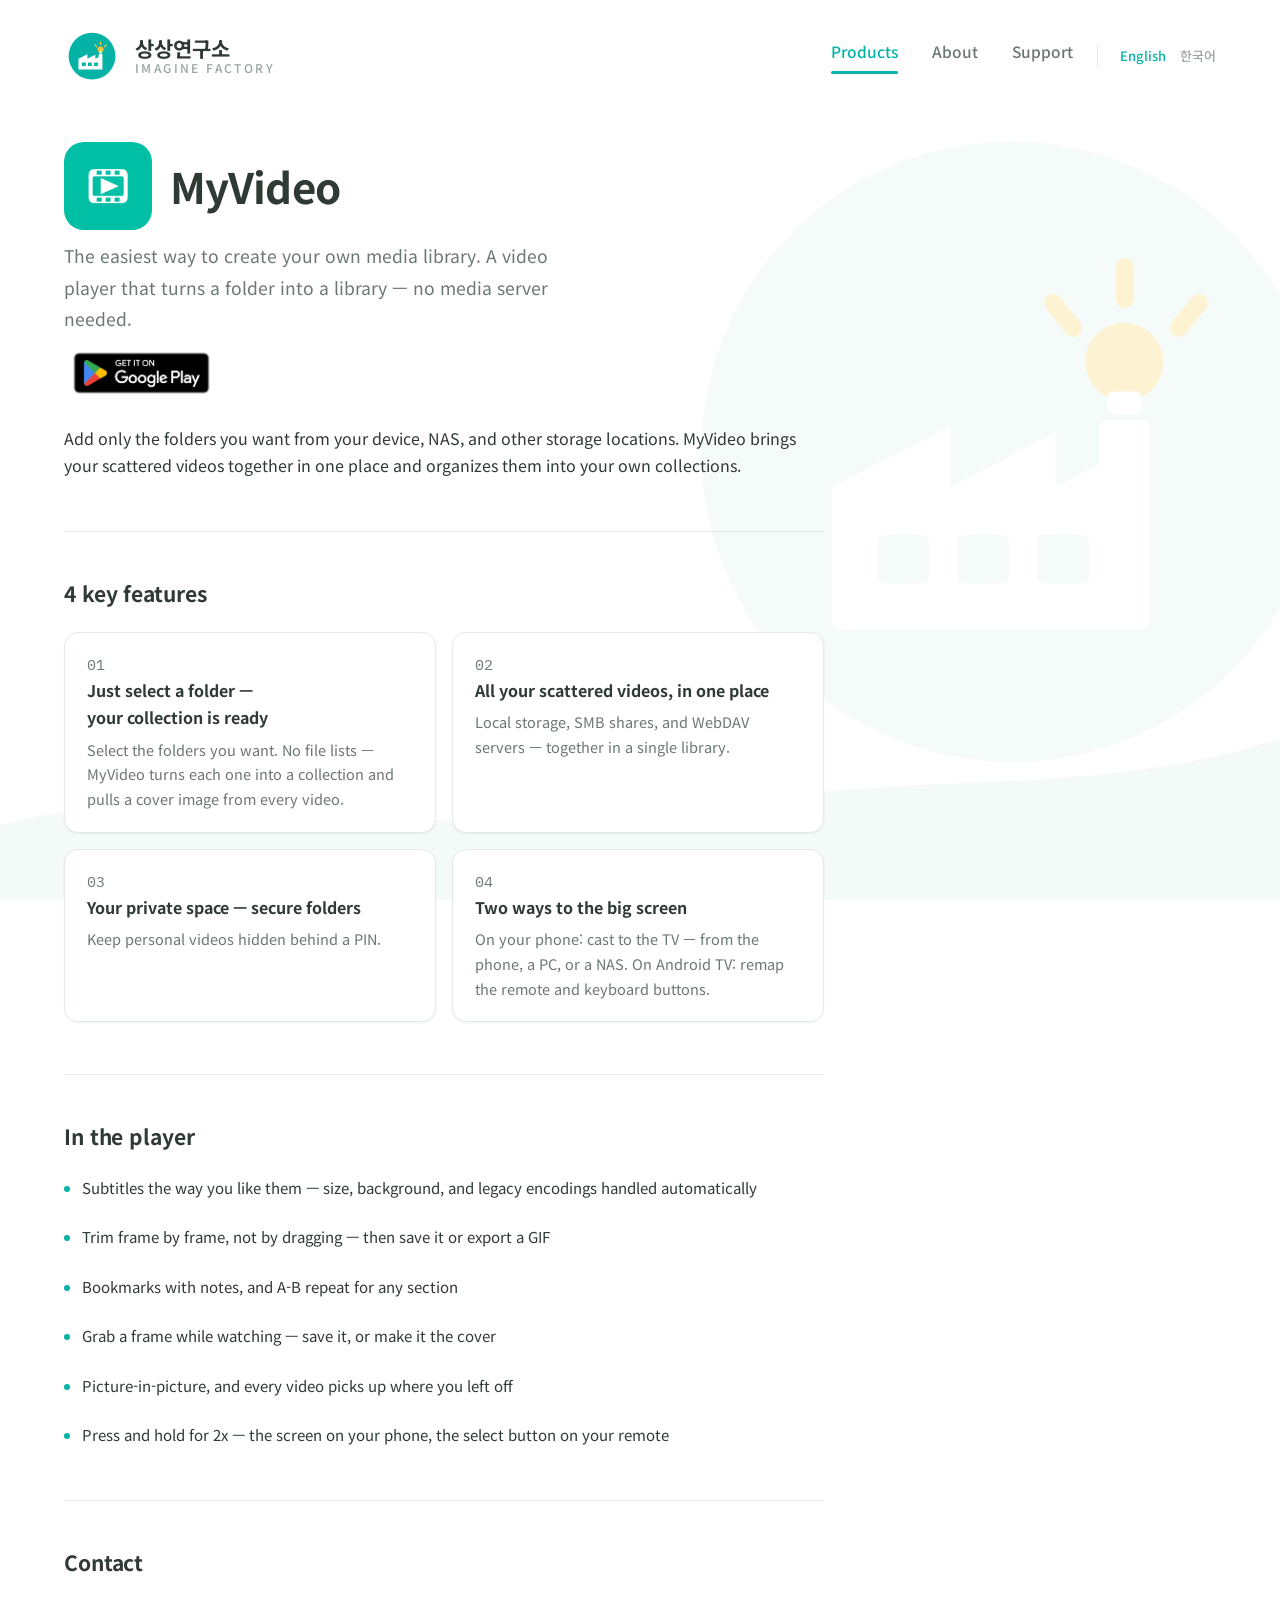
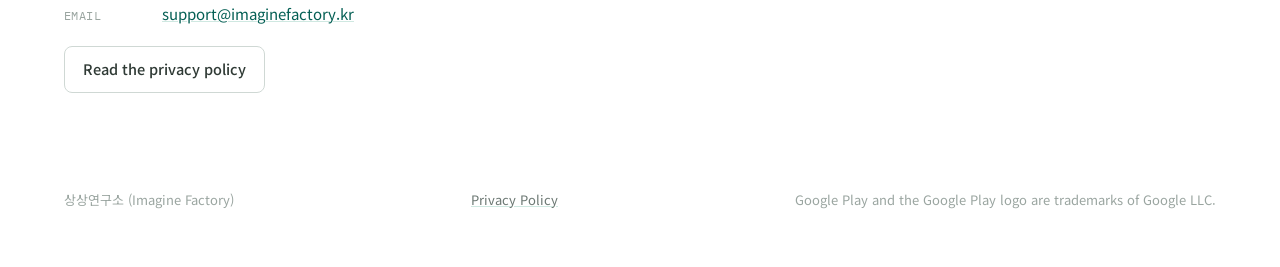
<file: products/myvideo/index.html>
<!doctype html>
<html lang="ko">
<head>
<meta charset="utf-8">
<title>MyVideo — Imagine Factory</title>
<meta name="viewport" content="width=device-width, initial-scale=1">
<meta name="description" content="MyVideo — a video player that turns a folder into a library, with no media server needed. 폴더를 고르면 라이브러리가 되는 동영상 플레이어.">
<link rel="canonical" href="https://www.imaginefactory.kr/products/myvideo/">
<link rel="icon" type="image/png" href="/assets/favicon.png">
<link rel="apple-touch-icon" href="/assets/apple-touch-icon.png">
<meta property="og:type" content="website">
<meta property="og:site_name" content="Imagine Factory">
<meta property="og:title" content="MyVideo — Imagine Factory">
<meta property="og:description" content="A video player that turns a folder into a library. 폴더를 고르면 라이브러리가 되는 동영상 플레이어.">
<meta property="og:image" content="https://www.imaginefactory.kr/assets/myvideo-og.png">
<meta property="og:url" content="https://www.imaginefactory.kr/products/myvideo/">
<link rel="preconnect" href="https://fonts.googleapis.com">
<link rel="preconnect" href="https://fonts.gstatic.com" crossorigin>
<link href="https://fonts.googleapis.com/css2?family=Noto+Sans+KR:wght@400;500;700&family=IBM+Plex+Mono:wght@400;500&display=swap" rel="stylesheet">
<link rel="stylesheet" href="/assets/site.css?v=5">
</head>
<body class="page">

<div class="site-bg" aria-hidden="true">
  <div class="site-bg-wave">
    <svg viewBox="0 0 1440 240" preserveAspectRatio="none" xmlns="http://www.w3.org/2000/svg">
      <path d="M0,150 C250,74 500,186 760,132 C1010,80 1230,120 1440,44 L1440,240 L0,240 Z" fill="var(--accent-soft)" opacity="0.7" />
    </svg>
  </div>
  <div class="site-bg-art">
      <svg viewBox="0 0 1254 1254" xmlns="http://www.w3.org/2000/svg">
        <circle cx="628" cy="630" r="524" fill="var(--accent-soft)" />
        <g fill="var(--warm-soft)">
          <rect x="804" y="303" width="30" height="84" rx="15" />
          <rect x="700" y="358" width="30" height="84" rx="15" transform="rotate(-39 715 400)" />
          <rect x="912" y="358" width="30" height="84" rx="15" transform="rotate(39 927 400)" />
          <circle cx="818" cy="478" r="66" />
        </g>
        <rect x="790" y="528" width="57" height="38" rx="10" fill="#ffffff" />
        <path d="M324,916 V690 L524,586 V690 L702,597 V690 L776,651 V587 A10,10 0 0 1 786,577 H851 A10,10 0 0 1 861,587 V916 A14,14 0 0 1 847,930 H338 A14,14 0 0 1 324,916 Z" fill="#ffffff" />
        <rect x="401" y="770" width="87" height="82" rx="12" fill="var(--accent-soft)" />
        <rect x="536" y="770" width="87" height="82" rx="12" fill="var(--accent-soft)" />
        <rect x="671" y="770" width="88" height="82" rx="12" fill="var(--accent-soft)" />
      </svg>
  </div>
</div>

<div class="topbar">
  <div class="topbar-inner">
    <a class="brand" href="/">
      <span class="brand-mark" aria-hidden="true">
        <svg viewBox="0 0 1254 1254" xmlns="http://www.w3.org/2000/svg">
          <circle cx="628" cy="630" r="524" fill="var(--brand)" />
          <g fill="var(--warm)">
            <rect x="804" y="303" width="30" height="84" rx="15" />
            <rect x="700" y="358" width="30" height="84" rx="15" transform="rotate(-39 715 400)" />
            <rect x="912" y="358" width="30" height="84" rx="15" transform="rotate(39 927 400)" />
            <circle cx="818" cy="478" r="66" />
          </g>
          <rect x="790" y="528" width="57" height="38" rx="10" fill="#ffffff" />
          <path d="M324,916 V690 L524,586 V690 L702,597 V690 L776,651 V587 A10,10 0 0 1 786,577 H851 A10,10 0 0 1 861,587 V916 A14,14 0 0 1 847,930 H338 A14,14 0 0 1 324,916 Z" fill="#ffffff" />
          <rect x="401" y="770" width="87" height="82" rx="12" fill="var(--brand)" />
          <rect x="536" y="770" width="87" height="82" rx="12" fill="var(--brand)" />
          <rect x="671" y="770" width="88" height="82" rx="12" fill="var(--brand)" />
        </svg>
      </span>
      <span class="brand-text">
        <span class="brand-name">상상연구소</span>
        <span class="brand-sub">IMAGINE FACTORY</span>
      </span>
    </a>
    <div class="nav-wrap">
      <nav class="nav-links">
        <a href="/products/" class="current">Products</a>
        <a href="/about/">About</a>
        <a href="/support/">Support</a>
      </nav>
      <nav class="lang-links">
        <a href="#" data-lang="en">English</a>
        <a href="#" data-lang="ko">한국어</a>
      </nav>
    </div>
  </div>
</div>

<div class="lang-block" id="en">
  <div class="hero">
    <div class="product-title">
      <img class="product-icon product-icon-lg" src="/assets/myvideo-icon.png" alt="" width="88" height="88">
      <h1>MyVideo</h1>
    </div>
    <p class="lede">The easiest way to create your own media library. A video player that turns a folder into a library — no media server needed.</p>
    <div class="cta-row">
      <a class="play-badge" href="https://play.google.com/store/apps/details?id=com.imaginefactory.myvideo">
        <img src="/assets/google-play-badge-en.png" alt="Get it on Google Play" width="646" height="250">
      </a>
    </div>
  </div>

  <main>
    <section>
      <p>Add only the folders you want from your device, NAS, and other storage locations. MyVideo brings your scattered videos together in one place and organizes them into your own collections.</p>
    </section>

    <section>
      <h2>4 key features</h2>
      <div class="feature-grid">
        <div class="feature-card">
          <p class="feature-num">01</p>
          <h3>Just select a folder — your collection is ready</h3>
          <p>Select the folders you want. No file lists — MyVideo turns each one into a collection and pulls a cover image from every video.</p>
        </div>
        <div class="feature-card">
          <p class="feature-num">02</p>
          <h3>All your scattered videos, in one place</h3>
          <p>Local storage, SMB shares, and WebDAV servers — together in a single library.</p>
        </div>
        <div class="feature-card">
          <p class="feature-num">03</p>
          <h3>Your private space — secure folders</h3>
          <p>Keep personal videos hidden behind a PIN.</p>
        </div>
        <div class="feature-card">
          <p class="feature-num">04</p>
          <h3>Two ways to the big screen</h3>
          <p>On your phone: cast to the TV — from the phone, a PC, or a NAS. On Android TV: remap the remote and keyboard buttons.</p>
        </div>
      </div>
    </section>

    <section class="in-player">
      <h2>In the player</h2>
      <ul>
        <li>Subtitles the way you like them — size, background, and legacy encodings handled automatically</li>
        <li>Trim frame by frame, not by dragging — then save it or export a GIF</li>
        <li>Bookmarks with notes, and A-B repeat for any section</li>
        <li>Grab a frame while watching — save it, or make it the cover</li>
        <li>Picture-in-picture, and every video picks up where you left off</li>
        <li>Press and hold for 2x — the screen on your phone, the select button on your remote</li>
      </ul>
    </section>

    <section>
      <h2>Contact</h2>
      <dl class="contact-list">
        <div class="contact-line">
          <dt>Email</dt>
          <dd><a href="mailto:support@imaginefactory.kr">support@imaginefactory.kr</a></dd>
        </div>
      </dl>
      <div class="cta-row">
        <a class="btn" href="/privacy/myvideo/">Read the privacy policy</a>
      </div>
    </section>
  </main>
</div>

<div class="lang-block" id="ko" hidden>
  <div class="hero">
    <div class="product-title">
      <img class="product-icon product-icon-lg" src="/assets/myvideo-icon.png" alt="" width="88" height="88">
      <h1>MyVideo</h1>
    </div>
    <p class="lede">나만의 미디어 라이브러리를 가장 쉽게 만드는 방법. 폴더를 고르면 라이브러리가 되는 동영상 플레이어로, 미디어 서버는 필요 없습니다.</p>
    <div class="cta-row">
      <a class="play-badge" href="https://play.google.com/store/apps/details?id=com.imaginefactory.myvideo">
        <img src="/assets/google-play-badge-ko.png" alt="Google Play에서 다운로드하기" width="646" height="250">
      </a>
    </div>
  </div>

  <main>
    <section>
      <p>기기, NAS, 그 밖의 저장소에서 원하는 폴더만 골라 담으세요. 여기저기 흩어져 있던 영상을 한 곳에 모아, 직접 구성한 컬렉션으로 정리해 줍니다.</p>
    </section>

    <section>
      <h2>핵심 기능 4가지</h2>
      <div class="feature-grid">
        <div class="feature-card">
          <p class="feature-num">01</p>
          <h3>폴더만 고르면 컬렉션 완성</h3>
          <p>원하는 폴더를 고르세요. 파일 목록이 아니라, 폴더 하나가 그대로 컬렉션이 되고 표지는 영상에서 직접 뽑아 줍니다.</p>
        </div>
        <div class="feature-card">
          <p class="feature-num">02</p>
          <h3>흩어진 영상을 한 곳에</h3>
          <p>기기 저장소, SMB 공유 폴더, WebDAV 서버의 영상을 하나의 라이브러리에서 봅니다.</p>
        </div>
        <div class="feature-card">
          <p class="feature-num">03</p>
          <h3>나만의 공간 — 보안 폴더</h3>
          <p>남에게 보이고 싶지 않은 영상은 PIN으로 잠가 두세요.</p>
        </div>
        <div class="feature-card">
          <p class="feature-num">04</p>
          <h3>TV로 보는 두 가지 방법</h3>
          <p>폰에서는 구글 캐스트로 TV에 — 폰이든 PC든 NAS든. 안드로이드TV 앱에서는 리모컨·키보드 버튼을 원하는 기능으로 바꿔 쓸 수 있습니다.</p>
        </div>
      </div>
    </section>

    <section class="in-player">
      <h2>재생 화면에서</h2>
      <ul>
        <li>자막 크기·배경 조절, 옛 인코딩(CP949 등) 자동 변환</li>
        <li>프레임 단위로 정확한 구간 자르기, GIF 내보내기</li>
        <li>메모를 붙이는 책갈피, 원하는 구간 반복재생</li>
        <li>보는 중 화면 캡처 — 저장하거나 표지로 등록</li>
        <li>화면 속 화면(PIP), 모든 영상에서 이어보기</li>
        <li>꾹 누르면 2배속 — 폰은 화면을, TV는 리모컨 확인 버튼을</li>
      </ul>
    </section>

    <section>
      <h2>문의</h2>
      <dl class="contact-list">
        <div class="contact-line">
          <dt>이메일</dt>
          <dd><a href="mailto:support@imaginefactory.kr">support@imaginefactory.kr</a></dd>
        </div>
      </dl>
      <div class="cta-row">
        <a class="btn" href="/privacy/myvideo/">개인정보처리방침 보기</a>
      </div>
    </section>
  </main>
</div>

<footer>
  <span>상상연구소 (Imagine Factory)</span>
  <span><a href="/privacy/myvideo/">Privacy Policy</a></span>
  <span>Google Play and the Google Play logo are trademarks of Google LLC.</span>
</footer>

<script src="/assets/site.js" defer></script>
</body>
</html>
</file>
<file: assets/site.css>
/* Imagine Factory — shared site styles.
   2026-09-12 2차 개편: 사용자가 준 디자인 시안을 기준으로 전면 재작업했다.
   - 좁은 700px 문서형 칼럼 → 와이드 레이아웃 + 왼쪽 정렬
   - 공장·전구 일러스트를 홈 히어로 안의 작은 그림이 아니라 **모든 페이지 공통 배경**으로
   - 세리프 제목 폰트 제거(시안은 전부 고딕)
   - 다크 모드 제거(시안이 라이트 전용이고 사용자가 없애기로 결정)
   미세 라벨(eyebrow/상태칩/표 헤더)만 기존 고정폭 폰트를 그대로 둔다 — 시안에 없는
   우리 쪽 컴포넌트고, 이미 이 사이트의 표기 관례로 자리잡아 있어서 유지. */

:root {
  --bg: #ffffff;
  --surface: #ffffff;
  --surface-raised: #fbfdfc;
  --text: #2f3a35;
  --text-muted: #6b7772;
  --text-faint: #9aa5a0;
  --border: #e4eae7;
  --border-strong: #cfd8d4;

  /* 브랜드 틸 — 로고 원, 현재 메뉴 밑줄, 히어로 구분선처럼 "그래픽"에 쓰는 밝은 톤.
     본문 링크에는 --accent-strong(어두운 톤)을 쓴다. 밝은 톤은 흰 배경에서 대비가
     낮아 긴 글에는 안 맞기 때문. */
  /* 로고 PNG(docs/상상연구소_로고/상상공장_no글자_청록.png)에서 그대로 뽑은 값 —
     로고와 사이트 색이 어긋나지 않게 이 값을 기준으로 쓴다. */
  --brand: #05b2a6;
  --brand-deep: #07897f;
  --accent: #04796b;
  --accent-strong: #045f54;
  --accent-soft: #e6f5f1;
  --accent-soft-border: #cfe8e1;

  /* 노랑 — 시안의 전구와 헤드라인 강조 단어 색. */
  --warm: #f5c842;
  --warm-soft: #fbe28f;
  --warm-glow: #fdf3cf;

  --code-bg: #f0f5f3;
  --shadow: rgba(23, 33, 29, 0.06);
  color-scheme: light;
}

* { box-sizing: border-box; }

body {
  margin: 0;
  background: var(--bg);
  color: var(--text);
  font-family: "Noto Sans KR", system-ui, -apple-system, "Segoe UI", sans-serif;
  font-size: 16px;
  line-height: 1.7;
  -webkit-font-smoothing: antialiased;
}

h1, h2, h3 { font-family: inherit; font-weight: 700; text-wrap: balance; color: var(--text); }
code, .mono { font-family: "IBM Plex Mono", ui-monospace, "SFMono-Regular", Menlo, monospace; }

a { color: var(--accent-strong); text-decoration: underline; text-decoration-color: var(--accent-soft-border); text-decoration-thickness: 1px; }
a:hover { color: var(--accent); }
a:focus-visible, button:focus-visible { outline: 2px solid var(--brand); outline-offset: 3px; border-radius: 3px; }

/* ---------- 공통 배경 일러스트 ----------
   화면에 고정해서 모든 페이지 뒤에 깔린다. 오른쪽 가장자리 밖으로 원이 걸쳐 나가고,
   아래쪽에는 옅은 곡선이 깔리는 시안 구성 그대로. 클릭을 먹지 않게 pointer-events를 끈다. */
.site-bg { position: fixed; inset: 0; z-index: 0; overflow: hidden; pointer-events: none; }
/* 시안처럼 원이 화면 세로 가운데에 오고 오른쪽 가장자리 밖으로 걸쳐 나간다.
   (한때 아래 기준으로 붙였더니 시안보다 한참 내려가 보여서 되돌림.) 크기는 전구와
   빛줄기가 상단 메뉴에 닿지 않는 선에서 맞췄다. */
.site-bg-art { position: absolute; top: 50%; right: -8vw; transform: translateY(-50%); width: min(880px, 58vw); }
.site-bg-art svg { display: block; width: 100%; height: auto; }
/* 홈은 일러스트가 주인공이지만, 글이 긴 페이지(개인정보처리방침 등)는 본문이 일러스트
   위로 지나가서 읽기 불편해진다 — 배경으로만 남게 농도를 낮춘다. */
body.page .site-bg-art { opacity: 0.4; }
body.page .site-bg-wave { opacity: 0.7; }
.site-bg-wave { position: absolute; left: 0; right: 0; bottom: 0; }
.site-bg-wave svg { display: block; width: 100%; height: clamp(110px, 22vh, 260px); }

/* 배경 레이어를 제외한 모든 최상위 요소를 그 위로 올린다. */
body > .topbar, body > .hero, body > main, body > footer, body > .lang-block { position: relative; z-index: 1; }

/* ---------- 레이아웃 셸 ---------- */
.topbar-inner, .hero, main, footer {
  max-width: 1280px;
  margin-left: auto;
  margin-right: auto;
  padding-left: clamp(20px, 5vw, 96px);
  padding-right: clamp(20px, 5vw, 96px);
}

/* ---------- 상단 바 ----------
   시안대로 테두리·배경 없이 페이지 위에 그대로 얹는다(예전의 sticky + 블러 + 알약
   버튼 스타일은 전부 걷어냄). */
.topbar { padding: 28px 0 6px; }
.topbar-inner { display: flex; align-items: center; justify-content: space-between; gap: 20px 28px; flex-wrap: wrap; }

.brand { display: flex; align-items: center; gap: 15px; text-decoration: none; }
.brand-mark { width: 56px; height: 56px; flex-shrink: 0; display: block; }
.brand-mark svg { display: block; width: 100%; height: 100%; }
.brand-text { display: flex; flex-direction: column; line-height: 1.2; }
.brand-name { font-size: 21px; font-weight: 700; color: var(--text); }
.brand-sub { font-size: 12px; font-weight: 500; letter-spacing: 0.2em; color: var(--text-faint); }

.nav-wrap { display: flex; align-items: center; gap: 10px 24px; flex-wrap: wrap; }
.nav-links { display: flex; gap: 34px; }
.nav-links a { position: relative; text-decoration: none; font-size: 15.5px; font-weight: 500; color: var(--text-muted); padding-bottom: 9px; }
.nav-links a:hover { color: var(--brand-deep); }
.nav-links a.current { color: var(--brand); pointer-events: none; }
.nav-links a.current::after { content: ""; position: absolute; left: 0; right: 0; bottom: 0; height: 3px; border-radius: 2px; background: var(--brand); }

.lang-links { display: flex; gap: 14px; padding-left: 22px; border-left: 1px solid var(--border); }
.lang-links a { text-decoration: none; font-size: 13px; font-weight: 500; color: var(--text-faint); }
.lang-links a:hover { color: var(--brand-deep); }
.lang-links a.current { color: var(--brand); }

/* ---------- 히어로 ----------
   .hero는 모든 페이지가 쓰는 제목 영역이고, 홈만 시안의 전체 화면 구성을 위해
   .home-hero를 덧붙인다 — 안 나누면 products/support 같은 페이지의 짧은 제목까지
   화면 한 장 높이로 늘어난다. */
.hero { padding-top: 52px; padding-bottom: 4px; }
.hero h1 { font-size: clamp(28px, 3.4vw, 42px); margin: 0 0 10px; letter-spacing: -0.015em; }
.home-hero { padding-top: 30px; padding-bottom: 36px; }
.hero-copy { max-width: 640px; }
.hero-title { font-size: clamp(27px, 4.5vw, 58px); line-height: 1.36; letter-spacing: -0.02em; margin: 0 0 34px; }
.accent-word { color: var(--warm); }
.hero .lede { font-size: 17.5px; color: var(--text-muted); line-height: 1.8; margin: 0; max-width: 54ch; }

/* ---------- 본문 ---------- */
main { padding-top: 18px; padding-bottom: 96px; }
main.doc-main { padding-top: 54px; }
/* 셸은 넓지만 글줄은 읽기 좋은 길이로 묶고, 시안처럼 왼쪽 정렬을 유지한다. */
main section, main .doc-header, main > p { max-width: 760px; }
section + section { margin-top: 52px; padding-top: 44px; border-top: 1px solid var(--border); }
h2 { font-size: 21px; margin: 0 0 20px; letter-spacing: -0.005em; }
section.lang-block > h2:first-of-type { margin-top: 0; }
h3 { font-size: 16px; margin: 0 0 6px; }
p { margin: 0 0 16px; color: var(--text); }
p:last-child { margin-bottom: 0; }
ul { margin: 0 0 16px; padding-left: 22px; }
li { margin-bottom: 10px; }
li:last-child { margin-bottom: 0; }
strong { font-weight: 600; }

.eyebrow { font-family: "IBM Plex Mono", monospace; font-size: 12.5px; letter-spacing: 0.08em; text-transform: uppercase; color: var(--text-faint); margin: 0 0 12px; display: flex; align-items: center; gap: 8px; }
.status-chip { display: inline-flex; align-items: center; gap: 6px; font-family: "IBM Plex Mono", monospace; font-size: 11px; letter-spacing: 0.04em; text-transform: uppercase; color: var(--text-faint); border: 1px solid var(--border-strong); border-radius: 999px; padding: 3px 10px; }
.status-chip::before { content: ""; width: 6px; height: 6px; border-radius: 50%; background: var(--text-faint); }

.doc-header { margin-bottom: 40px; }
.doc-header h1 { font-size: clamp(27px, 3.2vw, 38px); margin: 0 0 8px; letter-spacing: -0.015em; }
.doc-header .updated { color: var(--text-muted); font-size: 14.5px; margin: 0; }

/* ---------- 카드 ---------- */
.feature-grid { display: grid; grid-template-columns: 1fr 1fr; gap: 16px; }
.feature-card { background: var(--surface); border: 1px solid var(--border); border-radius: 14px; padding: 20px 22px; box-shadow: 0 1px 2px var(--shadow); }
.feature-num { font-family: "IBM Plex Mono", monospace; font-size: 12px; color: var(--accent-strong); margin: 0 0 8px; }
.feature-card p { font-size: 14.5px; color: var(--text-muted); margin: 0; }

/* 카드는 [앱 아이콘 | 본문] 두 칸이고, 본문 안에서만 세로로 쌓인다. */
.product-card { display: flex; gap: 20px; align-items: flex-start; background: var(--surface); border: 1px solid var(--border); border-radius: 14px; padding: 24px 26px; box-shadow: 0 1px 2px var(--shadow); }
.product-card-body { display: flex; flex-direction: column; gap: 10px; min-width: 0; }
.product-icon { display: block; width: 64px; height: 64px; border-radius: 14px; flex-shrink: 0; }
.product-icon-lg { width: 88px; height: 88px; border-radius: 20px; }
.product-title { display: flex; align-items: center; gap: 18px; margin: 0 0 10px; }
.product-title h1 { margin: 0; }
.product-card + .product-card { margin-top: 14px; }
.product-card-head { display: flex; align-items: center; gap: 10px; flex-wrap: wrap; }
.product-card h3 { font-size: 20px; margin: 0; }
.product-card p { color: var(--text-muted); margin: 0; }

.in-player ul { margin: 0; padding: 0; list-style: none; display: flex; flex-direction: column; gap: 14px; }
.in-player li { display: flex; gap: 12px; align-items: flex-start; font-size: 15px; }
.in-player li::before { content: ""; width: 6px; height: 6px; margin-top: 11px; border-radius: 50%; background: var(--brand); flex-shrink: 0; }

.cta-row { display: flex; align-items: center; gap: 10px; flex-wrap: wrap; margin-top: 8px; }
.btn { display: inline-flex; align-items: center; gap: 8px; padding: 10px 18px; border-radius: 8px; font-size: 14.5px; font-weight: 500; text-decoration: none; border: 1px solid var(--border-strong); color: var(--text); background: var(--surface); }
.btn:hover { border-color: var(--brand); color: var(--brand-deep); background: var(--accent-soft); }

/* ---------- 문의 ---------- */
dl.contact-list { display: flex; flex-direction: column; gap: 10px; margin: 0 0 20px; }
.contact-line { display: flex; align-items: baseline; gap: 10px; font-size: 15px; }
.contact-line dt { font-family: "IBM Plex Mono", monospace; font-size: 12px; text-transform: uppercase; letter-spacing: 0.04em; color: var(--text-faint); width: 88px; flex-shrink: 0; }
.contact-line dd { margin: 0; }

/* ---------- 개인정보처리방침 문서 ---------- */
.callout { background: var(--accent-soft); border: 1px solid var(--accent-soft-border); border-left: 3px solid var(--brand); border-radius: 10px; padding: 18px 20px; margin: 0 0 28px; font-size: 15px; }
.callout p:last-child { margin-bottom: 0; }
.callout strong { color: var(--accent-strong); }
.table-scroll { overflow-x: auto; margin: 0 0 20px; border: 1px solid var(--border); border-radius: 10px; background: var(--surface); }
table { width: 100%; border-collapse: collapse; font-size: 14.5px; min-width: 480px; }
th, td { text-align: left; padding: 11px 16px; border-bottom: 1px solid var(--border); vertical-align: top; }
thead th { font-family: "IBM Plex Mono", monospace; font-size: 11.5px; letter-spacing: 0.06em; text-transform: uppercase; color: var(--text-faint); background: var(--surface-raised); font-weight: 500; }
tbody tr:last-child td { border-bottom: none; }
td.perm { font-family: "IBM Plex Mono", monospace; font-size: 13px; color: var(--accent-strong); white-space: nowrap; }
td.why { color: var(--text-muted); }
.change-note { background: var(--surface-raised); border: 1px solid var(--border); border-radius: 10px; padding: 16px 20px; font-size: 14px; color: var(--text-muted); margin-top: 40px; max-width: 760px; }
.change-note strong { color: var(--text); }

footer { padding-top: 0; padding-bottom: 56px; color: var(--text-faint); font-size: 13px; display: flex; justify-content: space-between; gap: 12px; flex-wrap: wrap; }
footer a { color: var(--text-muted); }

/* ---------- 반응형 ----------
   좁은 화면에서는 배경 일러스트가 본문 뒤로 크게 깔려 글을 방해하므로, 오른쪽 위로
   물리고 크기·농도를 줄인다. */
@media (max-width: 900px) {
  .site-bg-art { top: 96px; right: -22vw; transform: none; width: min(560px, 86vw); opacity: 0.45; }
  .hero { padding-top: 56px; padding-bottom: 64px; }
  .home-hero { padding-top: 40px; padding-bottom: 28px; }
}

@media (max-width: 620px) {
  body { font-size: 15.5px; }
  .topbar { padding-top: 20px; }
  .brand-mark { width: 46px; height: 46px; }
  .brand-name { font-size: 18px; }
  .nav-links { gap: 22px; }
  .nav-links a { font-size: 14.5px; }
  .hero-title { line-height: 1.4; margin-bottom: 26px; }
  .feature-grid { grid-template-columns: 1fr; }
  main { padding-bottom: 72px; }
}

/* ---------- Google Play 배지 ---------- */
/* 공식 PNG에는 가이드라인이 요구하는 여백(배지 높이의 1/4)이 이미 들어 있다.
   그래서 margin을 따로 주지 않고 height만 지정한다 — 색·비율·요소 배치를
   건드리면 상표 가이드라인 위반이다. 60px이면 실제 배지 높이가 40px로
   최소 28px 규정을 넘긴다. */
.play-badge { display: inline-flex; align-items: center; text-decoration: none; }
.play-badge img { height: 60px; width: auto; display: block; }
</file>
